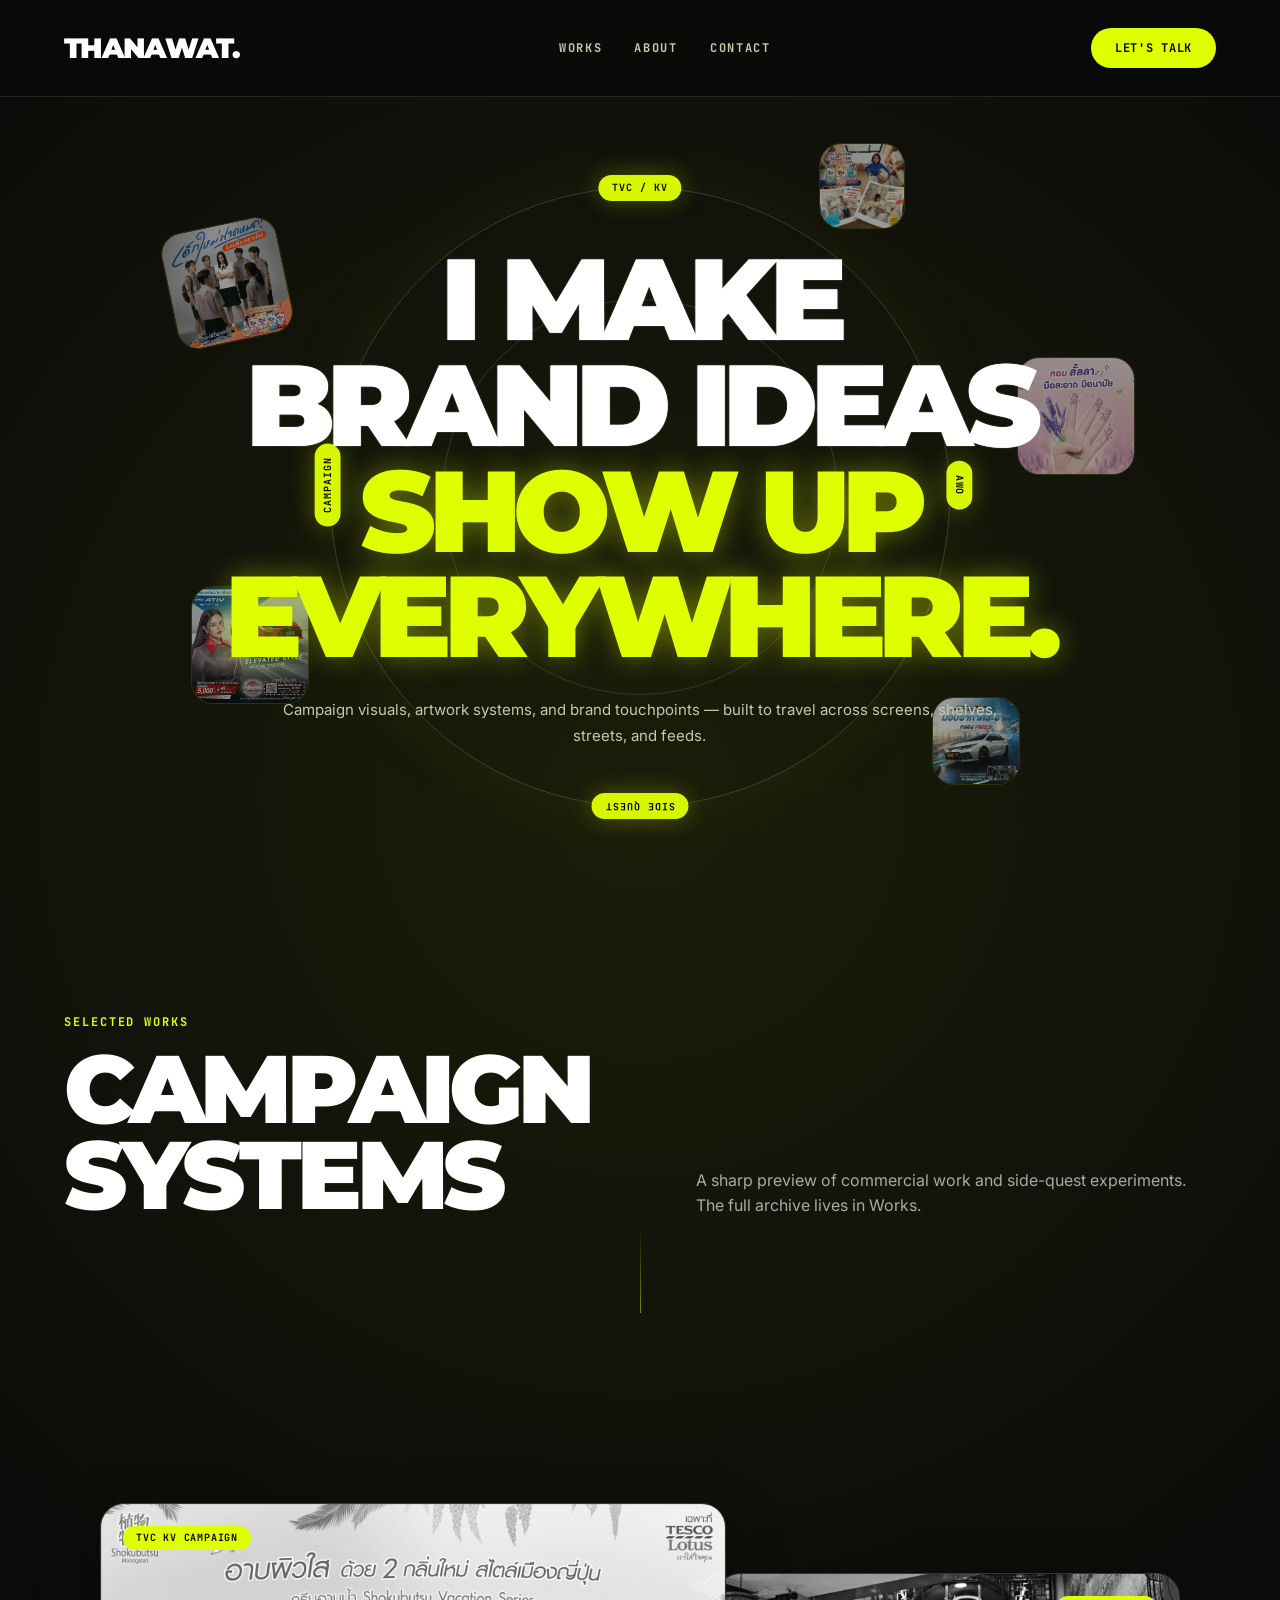
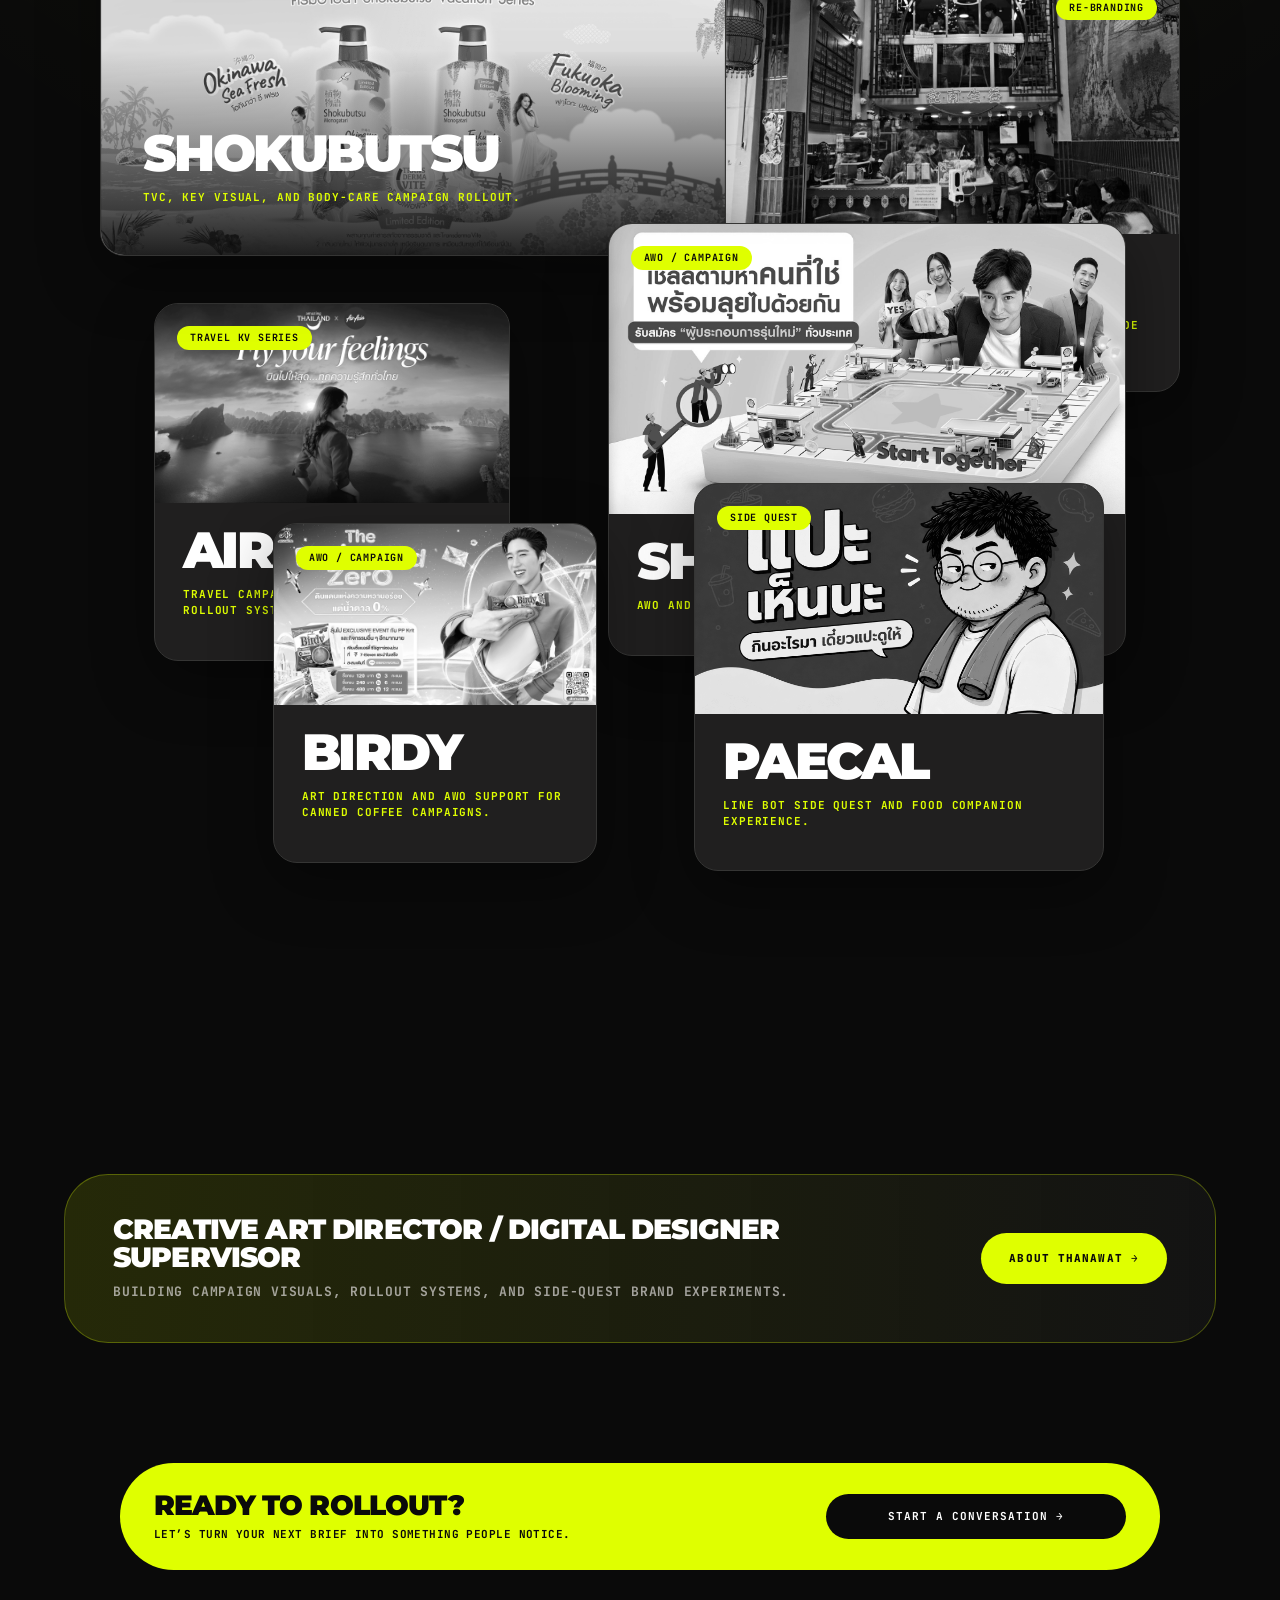
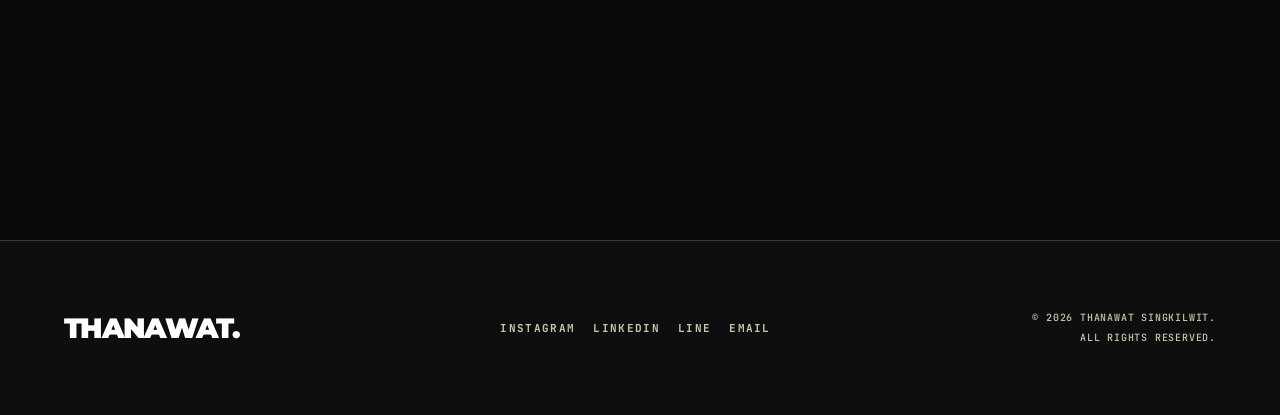
<file: index.html>
<!DOCTYPE html>
<html lang="en" class="dark">
<head>
<meta charset="utf-8" />
<meta name="viewport" content="width=device-width, initial-scale=1.0" />
<title>THANAWAT. | Creative Art Director</title>
<link rel="preconnect" href="https://fonts.googleapis.com">
<link rel="preconnect" href="https://fonts.gstatic.com" crossorigin>
<link href="https://fonts.googleapis.com/css2?family=Montserrat:wght@700;800;900&family=Inter:wght@400;500;700&family=JetBrains+Mono:wght@500;700&family=Prompt:wght@400;500;700;800&display=swap" rel="stylesheet">
<link rel="stylesheet" href="assets/css/home.css">
<link rel="stylesheet" href="assets/css/home-mobile-fix.css">
</head>
<body>
<nav class="nav"><a class="logo" href="index.html">THANAWAT.</a><div class="navlinks"><a href="works.html">Works</a><a href="about.html">About</a><a href="#contact">Contact</a></div><a class="talk" href="mailto:Thanawat.skw@gmail.com">Let's Talk</a><button class="menu" aria-label="Open menu" aria-expanded="false">☰</button></nav>
<div class="mobile-panel" aria-hidden="true"><a href="works.html">Works</a><a href="about.html">About Me</a><a href="#contact">Contact</a><a href="mailto:Thanawat.skw@gmail.com">Let's Talk</a></div>
<main>
<section class="hero"><div class="orb"></div><div class="orbit-tags" aria-hidden="true"><span class="orbit-tag ot1">TVC / KV</span><span class="orbit-tag ot2">AWO</span><span class="orbit-tag ot3">SIDE QUEST</span><span class="orbit-tag ot4">CAMPAIGN</span></div><div class="cap c1 no-save"><img src="assets/capsule-01.png" alt="Campaign preview" draggable="false"></div><div class="cap c2 no-save"><img src="assets/capsule-02.png" alt="Campaign preview" draggable="false"></div><div class="cap c3 no-save"><img src="assets/capsule-03.png" alt="Campaign preview" draggable="false"></div><div class="cap c4 no-save"><img src="assets/capsule-04.png" alt="Campaign preview" draggable="false"></div><div class="cap c5 no-save"><img src="assets/capsule-05.png" alt="Campaign preview" draggable="false"></div><div><h1>I MAKE<br>BRAND IDEAS<br><span>SHOW UP<br>EVERYWHERE.</span></h1><p>Campaign visuals, artwork systems, and brand touchpoints — built to travel across screens, shelves, streets, and feeds.</p></div></section>
<section id="selected-works" class="section-intro"><div><div class="kicker">Selected Works</div><h2>Campaign<br>Systems</h2></div><p>A sharp preview of commercial work and side-quest experiments. The full archive lives in Works.</p></section>
<section class="wall"><a class="card shoku overlay no-save" href="shokubutsu.html"><span class="tag">TVC KV Campaign</span><div class="frame"><img src="assets/shokubutsu.png" alt="Shokubutsu Campaign" draggable="false"></div><div class="content"><h3 class="work-title">Shokubutsu</h3><p class="work-meta">TVC, KEY VISUAL, AND BODY-CARE CAMPAIGN ROLLOUT.</p></div></a><article class="card ext no-save"><span class="tag right">Re-branding</span><div class="frame"><img src="assets/extengphuki.png" alt="Extenghuki Identity" draggable="false"></div><div class="content"><h3 class="work-title">Extenghuki</h3><p class="work-meta">Traditional coffee shop identity and business side quest.</p></div></article><article class="card air no-save"><span class="tag">Travel KV Series</span><div class="frame"><img src="assets/airasia.png" alt="AirAsia Campaign" draggable="false"></div><div class="content"><h3 class="work-title">AirAsia</h3><p class="work-meta">Travel campaign visuals and social rollout system.</p></div></article><article class="card shell no-save"><span class="tag">AWO / Campaign</span><div class="frame"><img src="assets/shell.png" alt="Shell Campaign" draggable="false"></div><div class="content"><h3 class="work-title">Shell</h3><p class="work-meta">AWO and campaign touchpoints for automotive rollout.</p></div></article><article class="card birdy no-save"><span class="tag">AWO / Campaign</span><div class="frame"><img src="assets/birdy.png" alt="Birdy Campaign" draggable="false"></div><div class="content"><h3 class="work-title">Birdy</h3><p class="work-meta">Art direction and AWO support for canned coffee campaigns.</p></div></article><article class="card paecal no-save"><span class="tag">Side Quest</span><div class="frame"><img src="assets/paecal.png" alt="PaeCal UI" draggable="false"></div><div class="content"><h3 class="work-title">PaeCal</h3><p class="work-meta">LINE bot side quest and food companion experience.</p></div></article></section>
<div class="view-all"><a href="works.html">Explore the work →</a></div>
<section class="about-strip"><p><span class="strip-title">Creative Art Director / Digital Designer Supervisor</span><span class="strip-copy">building campaign visuals, rollout systems, and side-quest brand experiments.</span></p><a href="about.html">About Thanawat →</a></section>
<section id="contact" class="cta"><div><h2>Ready to rollout?</h2><p>Let’s turn your next brief into something people notice.</p></div><button class="contact-trigger" type="button" aria-expanded="false">Start a conversation →</button><div class="contact-options" aria-hidden="true"><a href="https://line.me/ti/p/RiZBlYuw4H" target="_blank" rel="noopener noreferrer">Line <span>↗</span></a><a href="mailto:Thanawat.skw@gmail.com">Mail <span>→</span></a><a href="https://www.instagram.com/benz_thw?igsh=eDRzM20ydGN3bnBp&utm_source=qr" target="_blank" rel="noopener noreferrer">Instagram <span>↗</span></a><a href="https://www.linkedin.com/in/thanawat-singkilwit-54888a148" target="_blank" rel="noopener noreferrer">LinkedIn <span>↗</span></a></div></section>
</main>
<footer class="footer"><div class="logo">THANAWAT.</div><div class="social"><a href="https://www.instagram.com/benz_thw?igsh=eDRzM20ydGN3bnBp&utm_source=qr" target="_blank" rel="noopener noreferrer">Instagram</a><a href="https://www.linkedin.com/in/thanawat-singkilwit-54888a148" target="_blank" rel="noopener noreferrer">LinkedIn</a><a href="https://line.me/ti/p/RiZBlYuw4H" target="_blank" rel="noopener noreferrer">Line</a><a href="mailto:Thanawat.skw@gmail.com">Email</a></div><div class="copy">© 2026 Thanawat Singkilwit.<span>All rights reserved.</span></div></footer>
<script>document.addEventListener('contextmenu',e=>{if(e.target.closest('.no-save'))e.preventDefault()});document.addEventListener('dragstart',e=>{if(e.target.closest('.no-save'))e.preventDefault()});const mobileQuery=window.matchMedia('(max-width: 767px)');const cards=[...document.querySelectorAll('.card')];const menuButton=document.querySelector('.menu');const mobilePanel=document.querySelector('.mobile-panel');let observer;function setMenu(open){mobilePanel.classList.toggle('open',open);mobilePanel.setAttribute('aria-hidden',String(!open));menuButton.setAttribute('aria-expanded',String(open));menuButton.textContent=open?'×':'☰'}menuButton.addEventListener('click',()=>setMenu(!mobilePanel.classList.contains('open')));mobilePanel.querySelectorAll('a').forEach(link=>link.addEventListener('click',()=>setMenu(false)));const trigger=document.querySelector('.contact-trigger'),options=document.querySelector('.contact-options');function setContact(open){options.classList.toggle('open',open);options.setAttribute('aria-hidden',String(!open));trigger.setAttribute('aria-expanded',String(open))}trigger.addEventListener('click',e=>{e.stopPropagation();setContact(!options.classList.contains('open'))});document.addEventListener('click',e=>{if(!e.target.closest('.cta'))setContact(false)});function setupMobileCardMotion(){if(observer){observer.disconnect();observer=null}cards.forEach(card=>card.classList.remove('is-inview'));if(!mobileQuery.matches)return;observer=new IntersectionObserver(entries=>{entries.forEach(entry=>{entry.target.classList.toggle('is-inview',entry.isIntersecting&&entry.intersectionRatio>.28)})},{threshold:[0,.28,.58],rootMargin:'-12% 0px -18% 0px'});cards.forEach(card=>observer.observe(card))}setupMobileCardMotion();mobileQuery.addEventListener('change',setupMobileCardMotion);const lifeItems=[document.querySelector('.section-intro'),document.querySelector('.wall'),document.querySelector('.view-all'),document.querySelector('.about-strip'),document.querySelector('.cta')].filter(Boolean);const lifeObserver=new IntersectionObserver(entries=>{entries.forEach(entry=>{if(entry.isIntersecting){entry.target.classList.add('is-visible');lifeObserver.unobserve(entry.target)}})},{threshold:.18,rootMargin:'0px 0px -10% 0px'});lifeItems.forEach(item=>lifeObserver.observe(item));</script>
</body>
</html>
</file>
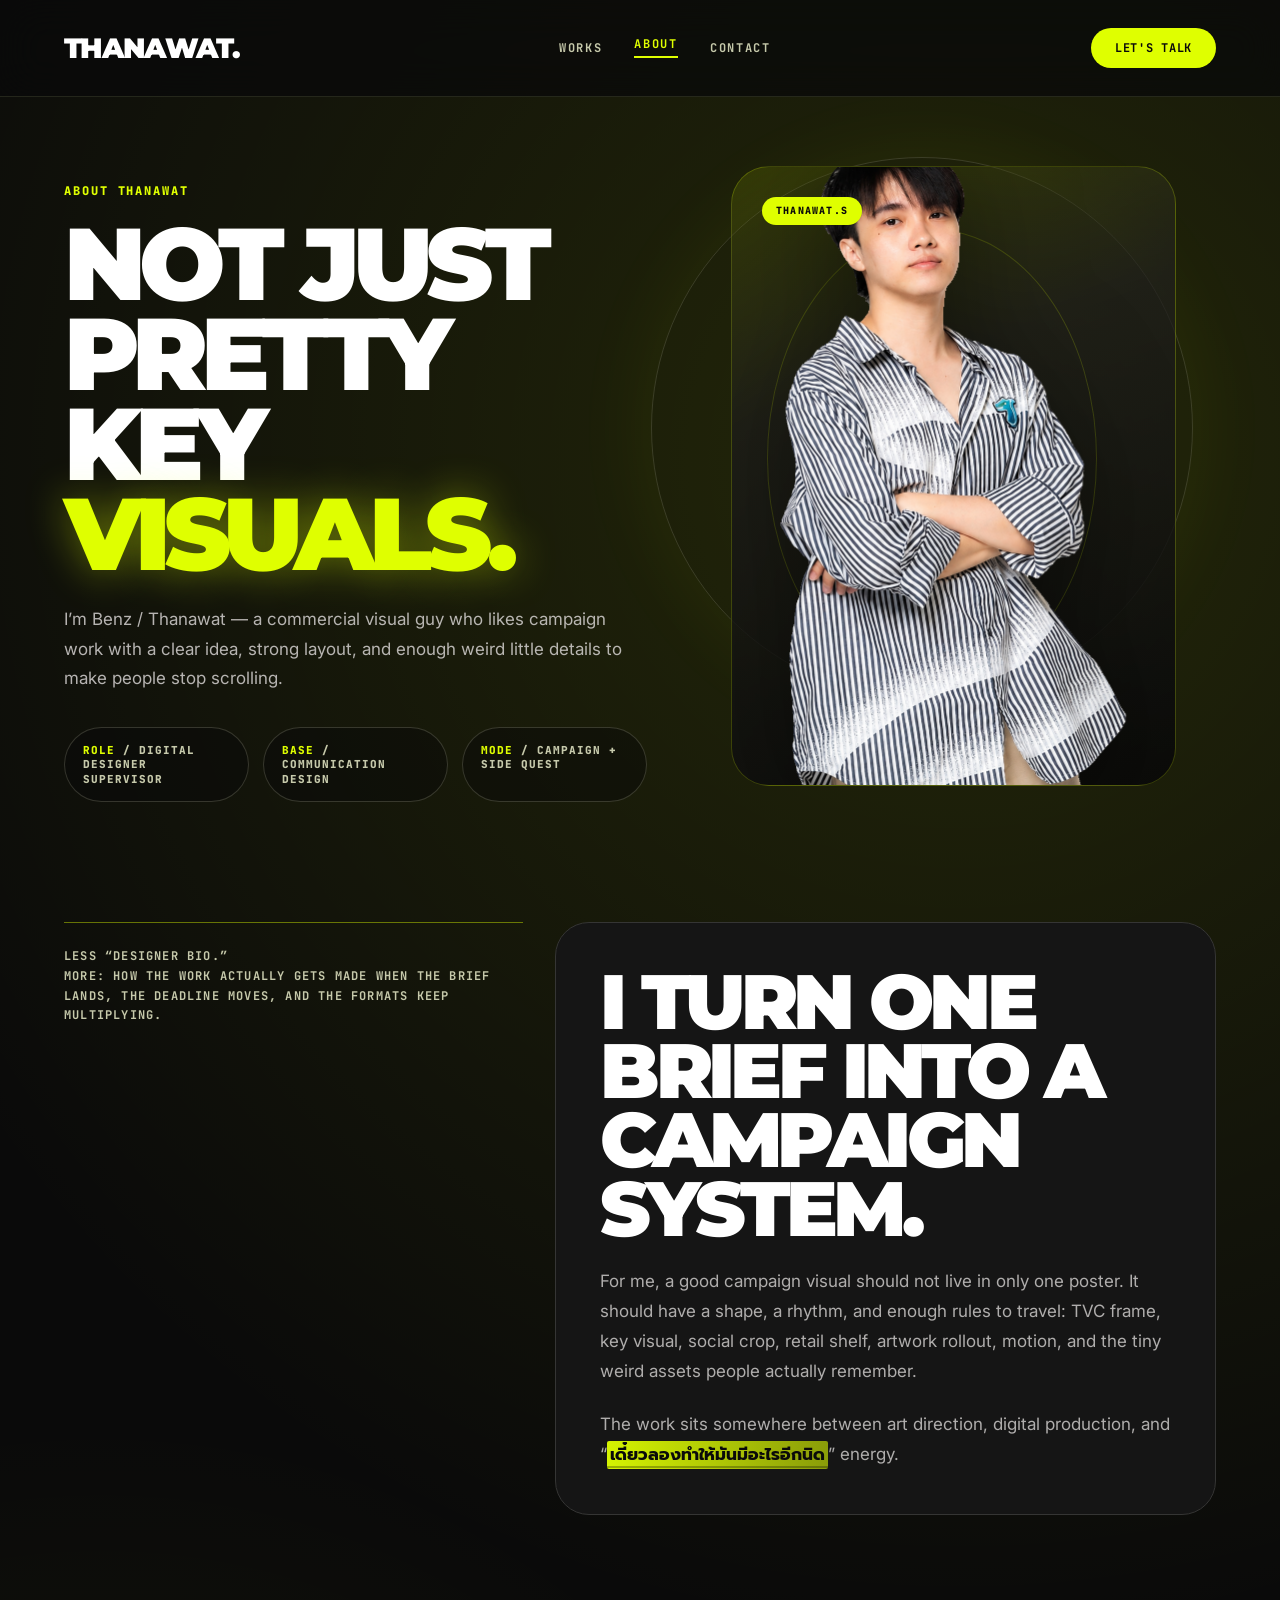
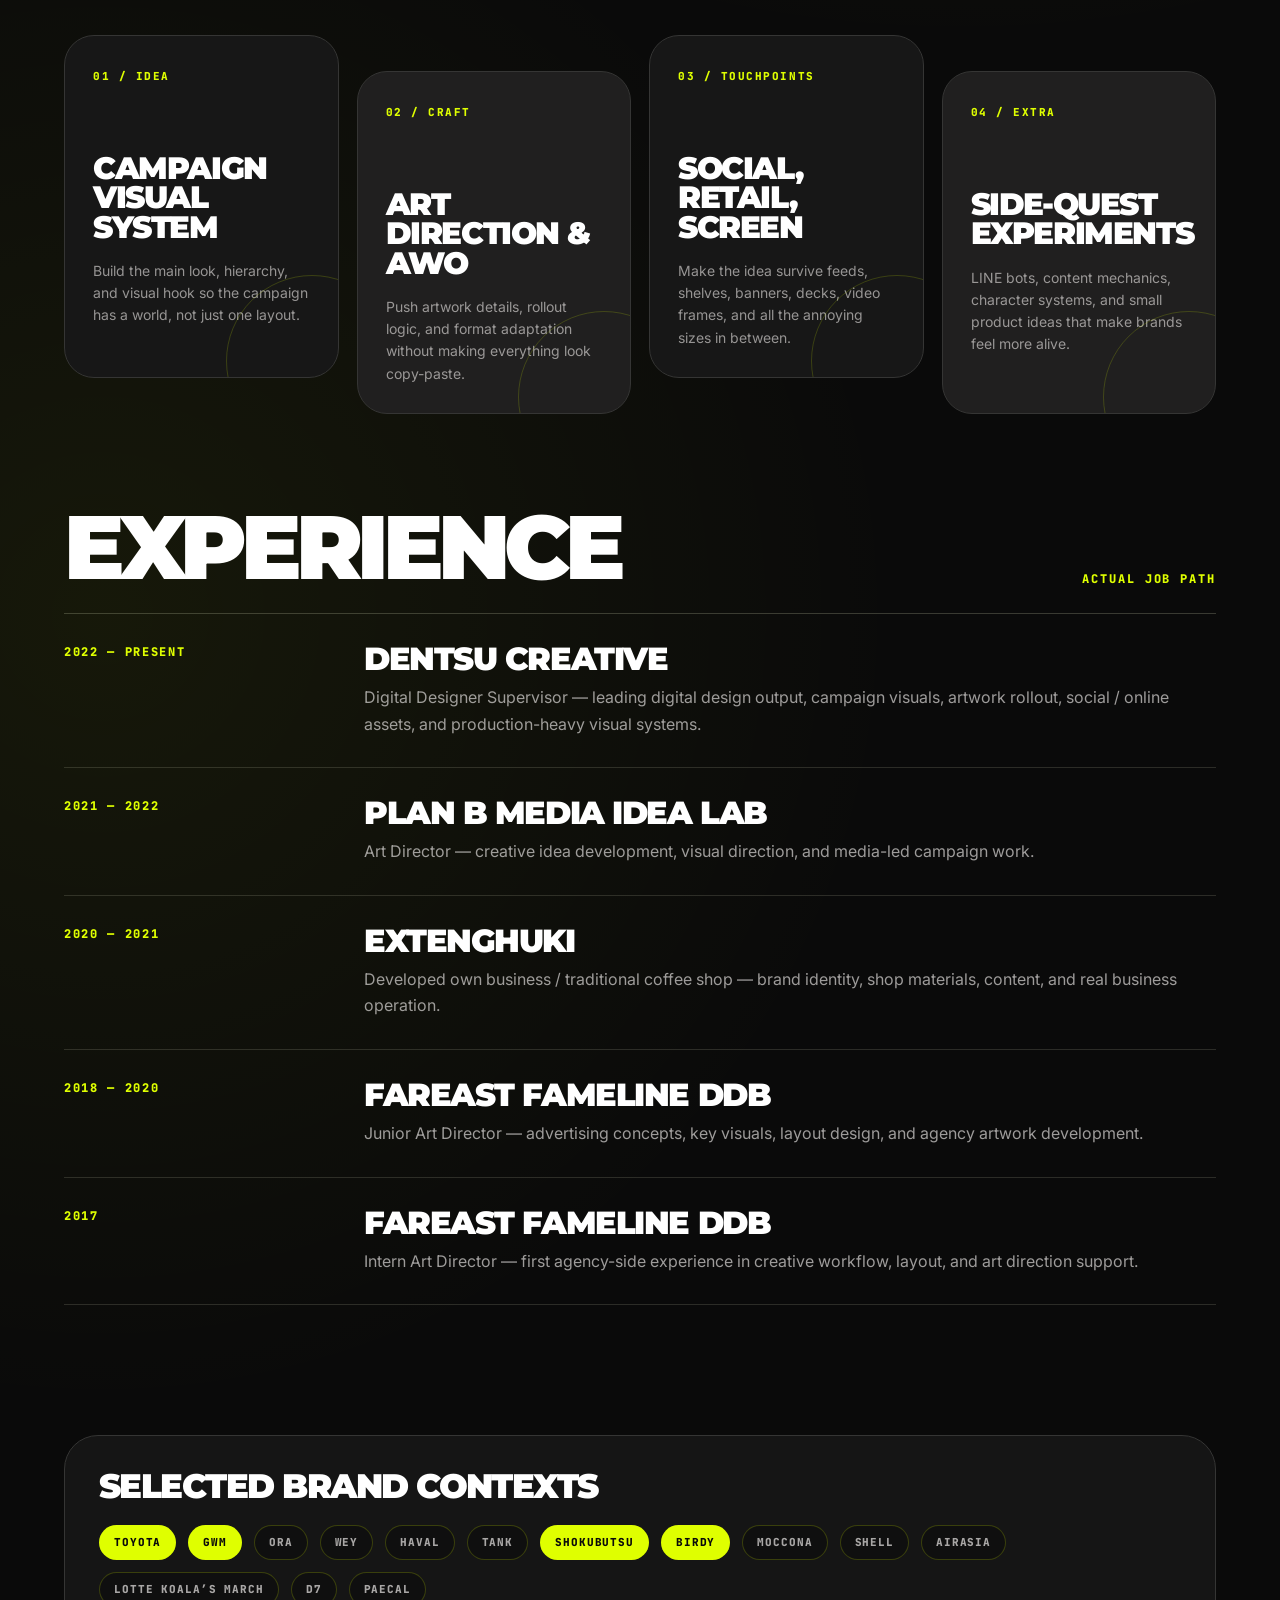
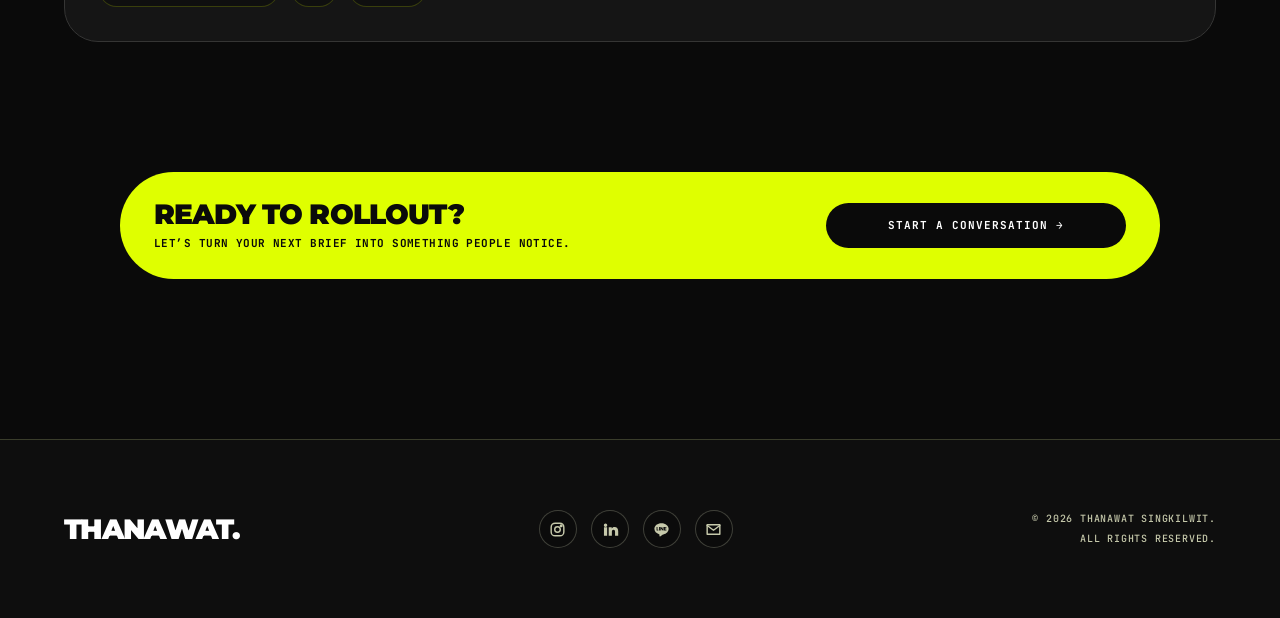
<file: about.html>
<!DOCTYPE html>
<html lang="en" class="dark">
<head>
  <meta charset="utf-8" />
  <meta name="viewport" content="width=device-width, initial-scale=1.0" />
  <title>About | THANAWAT.</title>
  <link rel="preconnect" href="https://fonts.googleapis.com">
  <link rel="preconnect" href="https://fonts.gstatic.com" crossorigin>
  <link href="https://fonts.googleapis.com/css2?family=Montserrat:wght@700;800;900&family=Inter:wght@400;500;700&family=JetBrains+Mono:wght@500;700&family=Prompt:wght@400;500;700;800&display=swap" rel="stylesheet">
  <link rel="stylesheet" href="assets/css/about.css">
  <link rel="stylesheet" href="assets/site-motion.css">
  <link rel="stylesheet" href="assets/css/final-polish.css">
</head>
<body>
  <nav class="nav"><a class="logo" href="index.html">THANAWAT.</a><div class="navlinks"><a href="works.html">Works</a><a class="active" href="about.html">About</a><a href="#contact">Contact</a></div><a class="talk" href="mailto:Thanawat.skw@gmail.com">Let's Talk</a><button class="menu" aria-label="Open menu" aria-expanded="false">☰</button></nav>
  <div class="mobile-panel" aria-hidden="true"><a href="works.html">Works</a><a href="about.html">About Me</a><a href="#contact">Contact</a><a href="mailto:Thanawat.skw@gmail.com">Let's Talk</a></div>
  <main>
    <section class="hero-about"><div><div class="kicker">About Thanawat</div><h1>Not just<br>pretty key<br><span>visuals.</span></h1><p class="hero-copy">I’m Benz / Thanawat — a commercial visual guy who likes campaign work with a clear idea, strong layout, and enough weird little details to make people stop scrolling.</p><div class="quick-info"><div class="pill"><span>Role</span> / Digital Designer Supervisor</div><div class="pill"><span>Base</span> / Communication Design</div><div class="pill"><span>Mode</span> / Campaign + Side Quest</div></div></div><figure class="profile-card"><div class="profile-note">THANAWAT.S</div><img src="assets/Profile-Thanawat.png?v=2" alt="Thanawat profile portrait"></figure></section>
    <section class="about-block reveal"><div class="side-label">Less “designer bio.”<br>More: how the work actually gets made when the brief lands, the deadline moves, and the formats keep multiplying.</div><div class="story-card"><h2>I turn one brief into a campaign system.</h2><p>For me, a good campaign visual should not live in only one poster. It should have a shape, a rhythm, and enough rules to travel: TVC frame, key visual, social crop, retail shelf, artwork rollout, motion, and the tiny weird assets people actually remember.</p><p>The work sits somewhere between art direction, digital production, and “<span class="thai-mark" lang="th">เดี๋ยวลองทำให้มันมีอะไรอีกนิด</span>” energy.</p></div></section>
    <section class="systems reveal"><div class="system"><b>01 / Idea</b><h3>Campaign Visual System</h3><p>Build the main look, hierarchy, and visual hook so the campaign has a world, not just one layout.</p></div><div class="system"><b>02 / Craft</b><h3>Art Direction & AWO</h3><p>Push artwork details, rollout logic, and format adaptation without making everything look copy-paste.</p></div><div class="system"><b>03 / Touchpoints</b><h3>Social, Retail, Screen</h3><p>Make the idea survive feeds, shelves, banners, decks, video frames, and all the annoying sizes in between.</p></div><div class="system"><b>04 / Extra</b><h3>Side-Quest Experiments</h3><p>LINE bots, content mechanics, character systems, and small product ideas that make brands feel more alive.</p></div></section>
    <section class="experience reveal"><div class="experience-head"><h2>Experience</h2><div class="kicker">Actual job path</div></div><div class="timeline"><div class="row"><b>2022 — Present</b><div><h3>Dentsu Creative</h3><p>Digital Designer Supervisor — leading digital design output, campaign visuals, artwork rollout, social / online assets, and production-heavy visual systems.</p></div></div><div class="row"><b>2021 — 2022</b><div><h3>Plan B Media Idea Lab</h3><p>Art Director — creative idea development, visual direction, and media-led campaign work.</p></div></div><div class="row"><b>2020 — 2021</b><div><h3>Extenghuki</h3><p>Developed own business / traditional coffee shop — brand identity, shop materials, content, and real business operation.</p></div></div><div class="row"><b>2018 — 2020</b><div><h3>FarEast FameLine DDB</h3><p>Junior Art Director — advertising concepts, key visuals, layout design, and agency artwork development.</p></div></div><div class="row"><b>2017</b><div><h3>FarEast FameLine DDB</h3><p>Intern Art Director — first agency-side experience in creative workflow, layout, and art direction support.</p></div></div></div></section>
    <section class="brand-cloud reveal"><h2>Selected brand contexts</h2><div class="chips"><span class="chip hot">Toyota</span><span class="chip hot">GWM</span><span class="chip">ORA</span><span class="chip">WEY</span><span class="chip">HAVAL</span><span class="chip">Tank</span><span class="chip hot">Shokubutsu</span><span class="chip hot">Birdy</span><span class="chip">Moccona</span><span class="chip">Shell</span><span class="chip">AirAsia</span><span class="chip">Lotte Koala’s March</span><span class="chip">D7</span><span class="chip">PaeCal</span></div></section>
    <section id="contact" class="cta reveal"><div><h2>Ready to rollout?</h2><p>Let’s turn your next brief into something people notice.</p></div><button class="contact-trigger" type="button" aria-expanded="false">Start a conversation →</button><div class="contact-options" aria-hidden="true"><a href="https://line.me/ti/p/RiZBlYuw4H" target="_blank" rel="noopener noreferrer">Line <span>↗</span></a><a href="mailto:Thanawat.skw@gmail.com">Mail <span>→</span></a><a href="https://www.instagram.com/benz_thw?igsh=eDRzM20ydGN3bnBp&utm_source=qr" target="_blank" rel="noopener noreferrer">Instagram <span>↗</span></a><a href="https://www.linkedin.com/in/thanawat-singkilwit-54888a148" target="_blank" rel="noopener noreferrer">LinkedIn <span>↗</span></a></div></section>
  </main>
  <footer class="footer"><div class="logo">THANAWAT.</div><div class="social"><a class="social-icon" href="https://www.instagram.com/benz_thw?igsh=eDRzM20ydGN3bnBp&utm_source=qr" target="_blank" rel="noopener noreferrer" aria-label="Instagram"><svg viewBox="0 0 24 24" aria-hidden="true"><rect x="4" y="4" width="16" height="16" rx="5"/><circle cx="12" cy="12" r="3.5"/><circle cx="16.7" cy="7.3" r="1"/></svg></a><a class="social-icon" href="https://www.linkedin.com/in/thanawat-singkilwit-54888a148" target="_blank" rel="noopener noreferrer" aria-label="LinkedIn"><svg viewBox="0 0 24 24" aria-hidden="true"><path d="M5 9h4v11H5zM7 4.5a2.2 2.2 0 1 1 0 4.4 2.2 2.2 0 0 1 0-4.4zM11 9h3.8v1.6c.7-1.1 1.8-1.9 3.6-1.9 2.7 0 4.6 1.8 4.6 5.5V20h-4v-5.2c0-1.6-.7-2.5-1.9-2.5-1.3 0-2.1.9-2.1 2.7v5h-4z"/></svg></a><a class="social-icon" href="https://line.me/ti/p/RiZBlYuw4H" target="_blank" rel="noopener noreferrer" aria-label="Line"><svg viewBox="0 0 24 24" aria-hidden="true"><path d="M12 4C6.9 4 3 7.1 3 11.1c0 3.2 2.5 5.9 5.9 6.8.2.1.5.2.5.5v1.8c0 .5.5.8.9.5l3.1-2.1c.3-.2.6-.3 1-.3 3.8-.7 6.6-3.6 6.6-7.1C21 7.1 17.1 4 12 4zM8 13.4H5.8V8.9h1.1v3.5H8v1zm2 0H8.9V8.9H10v4.5zm4.6 0h-1.1l-1.9-2.5v2.5h-1.1V8.9h1.1l1.9 2.6V8.9h1.1v4.5zm3.6-3.5h-1.9v.7H18v1h-1.7v.8h1.9v1h-3V8.9h3v1z"/></svg></a><a class="social-icon" href="mailto:Thanawat.skw@gmail.com" aria-label="Email"><svg viewBox="0 0 24 24" aria-hidden="true"><path d="M4 6h16v12H4z"/><path d="M4 7l8 6 8-6"/></svg></a></div><div class="copy">© 2026 Thanawat Singkilwit.<span>All rights reserved.</span></div></footer>
  <script>
    const menuButton=document.querySelector('.menu');const mobilePanel=document.querySelector('.mobile-panel');function setMenu(open){mobilePanel.classList.toggle('open',open);mobilePanel.setAttribute('aria-hidden',String(!open));menuButton.setAttribute('aria-expanded',String(open));menuButton.textContent=open?'×':'☰'}menuButton.addEventListener('click',()=>setMenu(!mobilePanel.classList.contains('open')));mobilePanel.querySelectorAll('a').forEach(link=>link.addEventListener('click',()=>setMenu(false)));
    const trigger=document.querySelector('.contact-trigger');const options=document.querySelector('.contact-options');function setContact(open){options.classList.toggle('open',open);options.setAttribute('aria-hidden',String(!open));trigger.setAttribute('aria-expanded',String(open));}trigger.addEventListener('click',(event)=>{event.stopPropagation();setContact(!options.classList.contains('open'));});document.addEventListener('click',(event)=>{if(!event.target.closest('.cta'))setContact(false);});
    const revealItems=[...document.querySelectorAll('.reveal')];const revealObserver=new IntersectionObserver((entries)=>{entries.forEach(entry=>{if(entry.isIntersecting){entry.target.classList.add('is-visible');revealObserver.unobserve(entry.target);}})},{threshold:.18,rootMargin:'0px 0px -8% 0px'});revealItems.forEach(item=>revealObserver.observe(item));
  </script>
  <script src="assets/site-motion.js"></script>
</body>
</html>
</file>
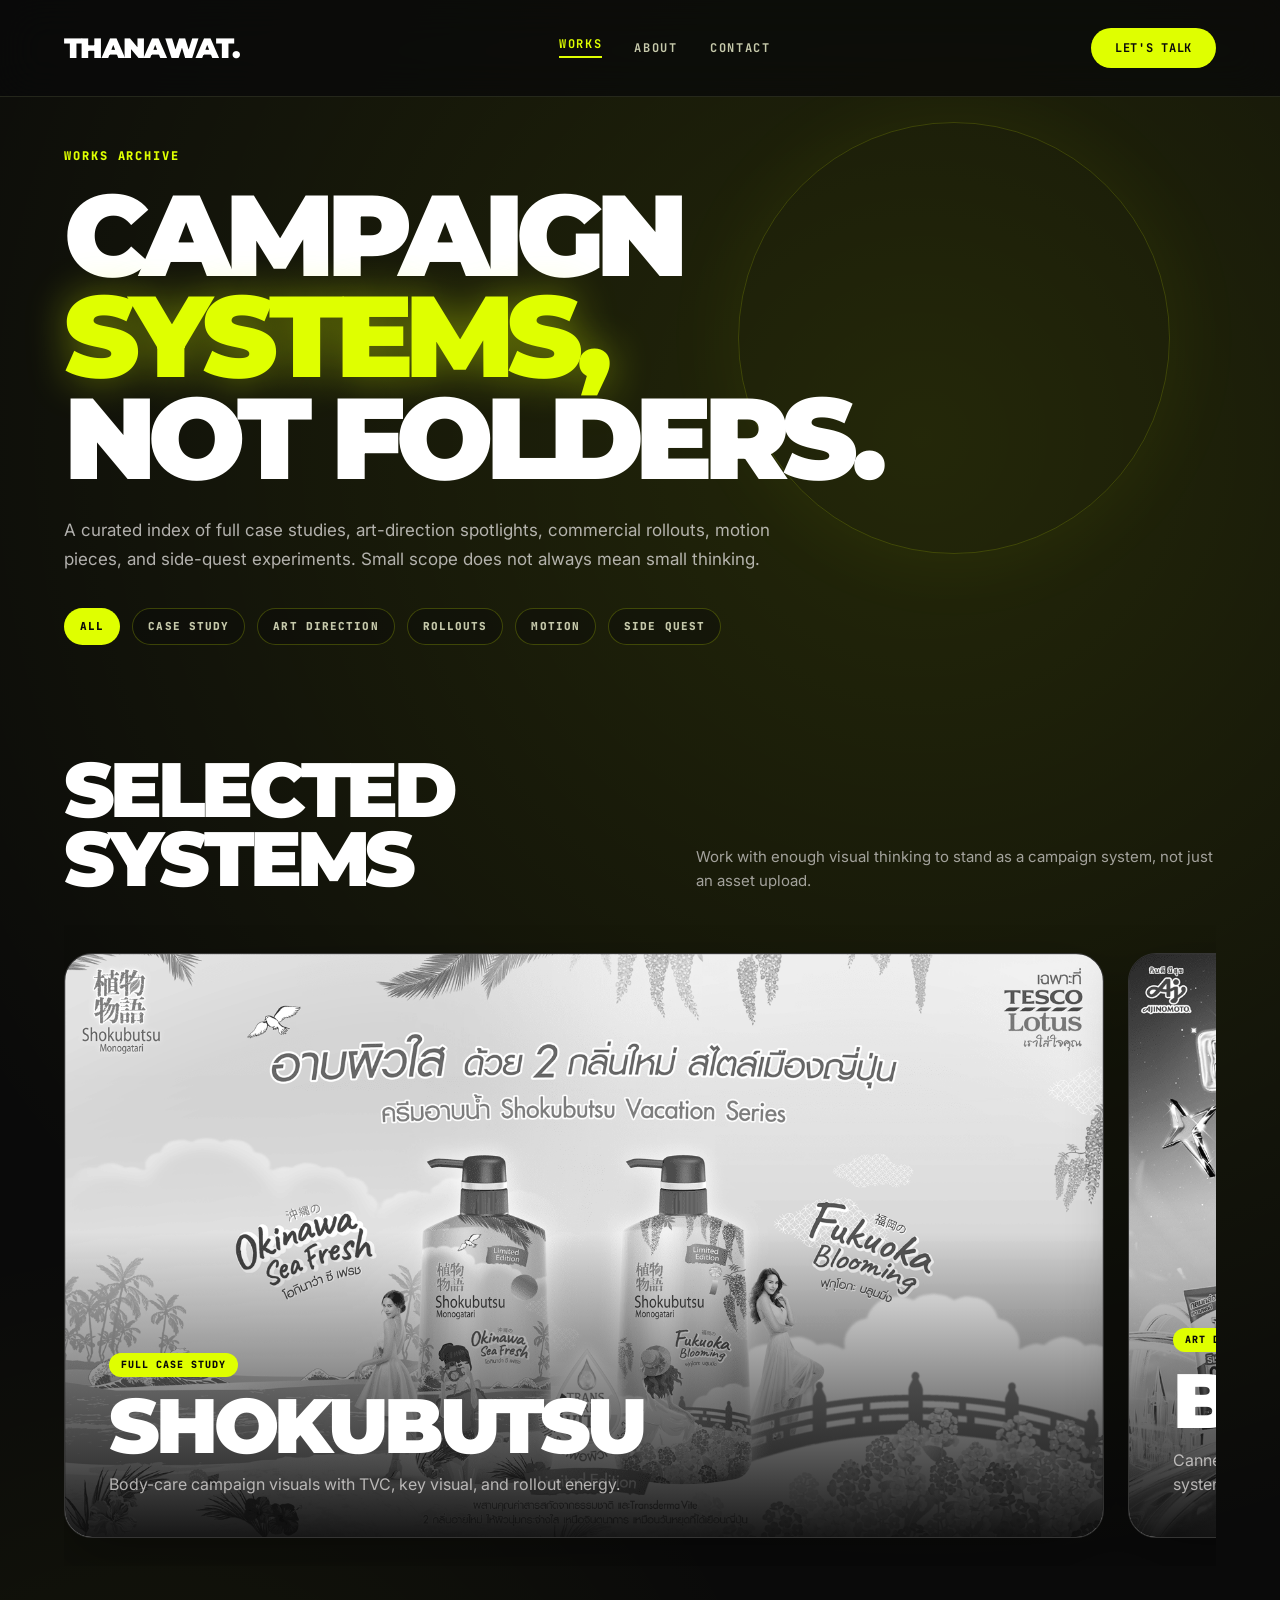
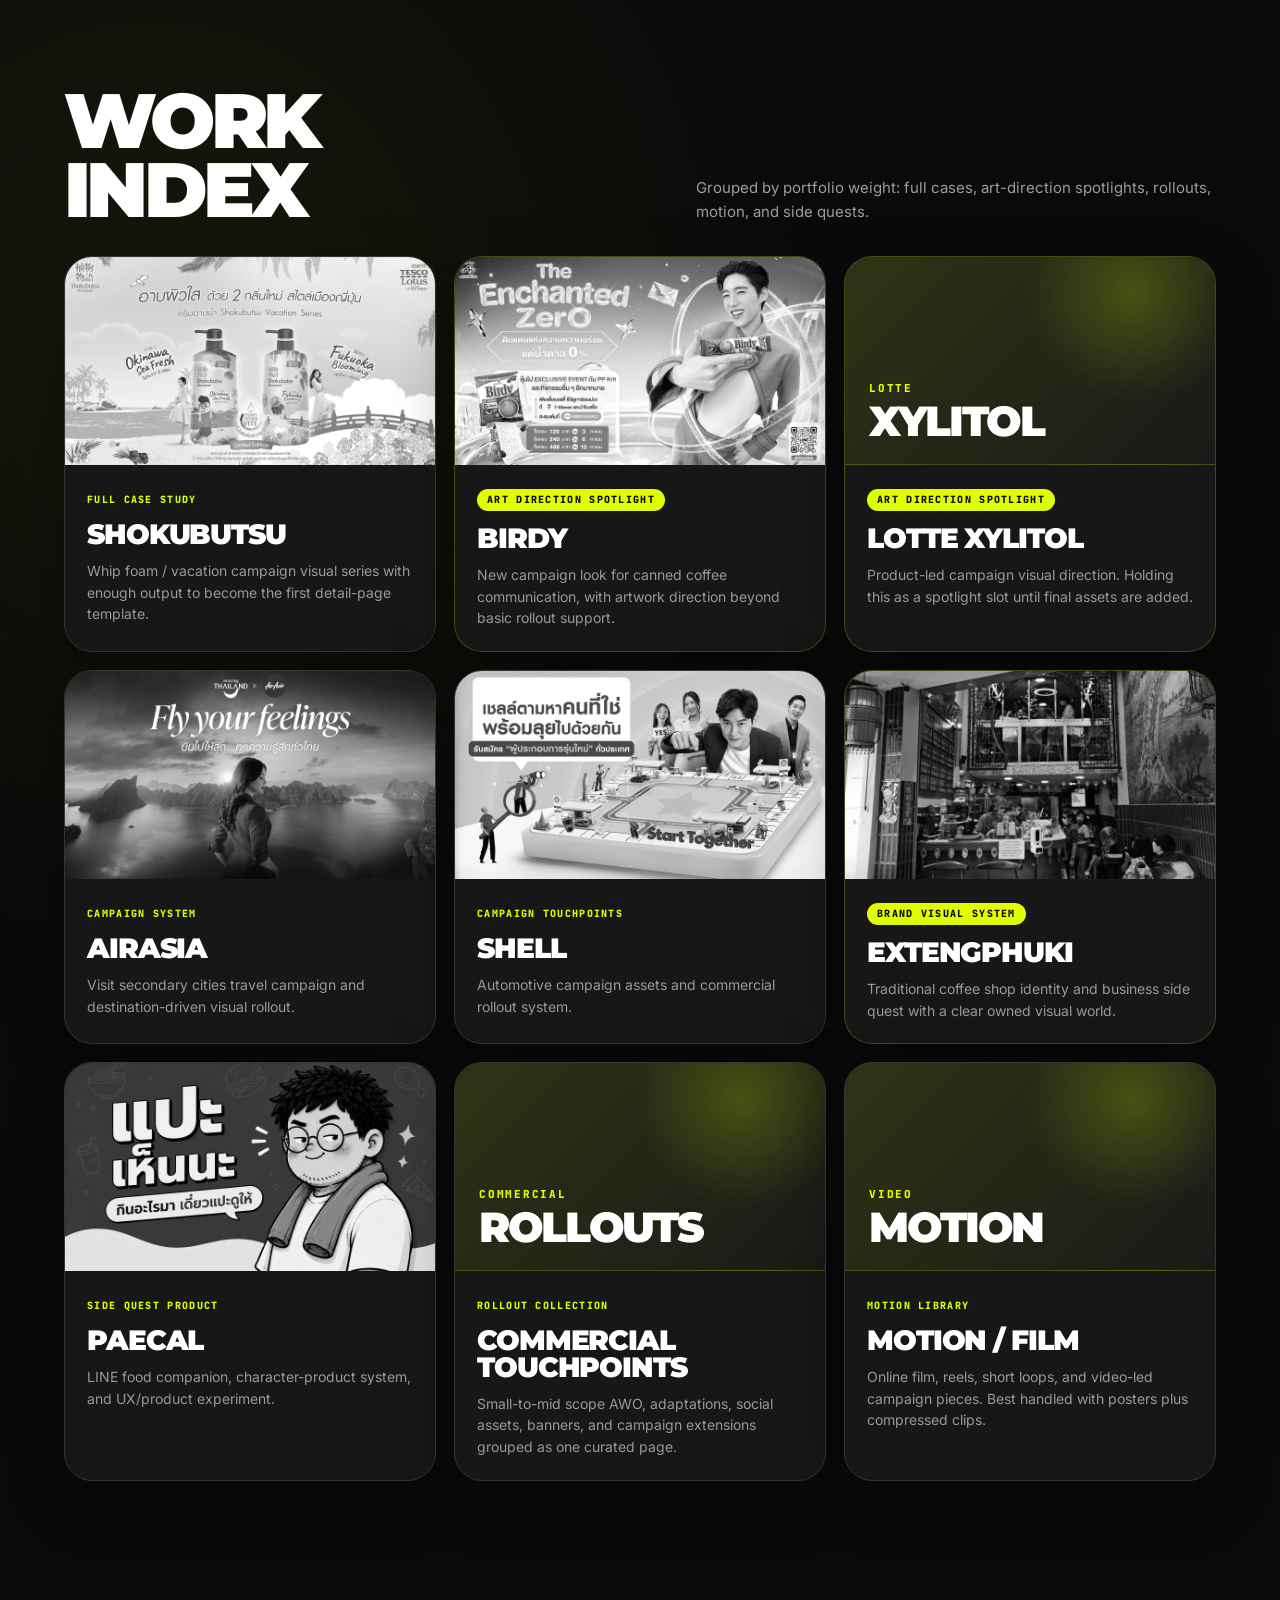
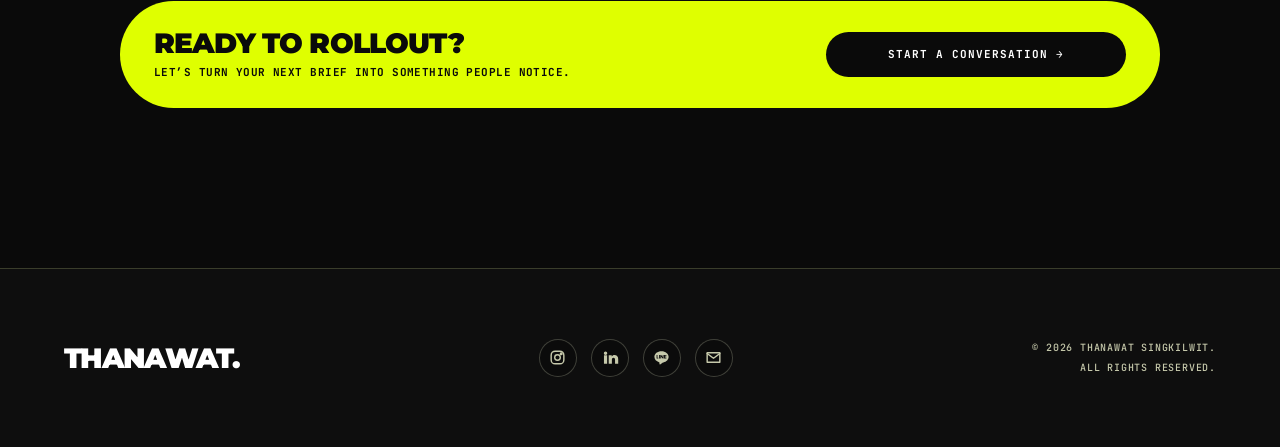
<file: works.html>
<!DOCTYPE html>
<html lang="en" class="dark">
<head>
  <meta charset="utf-8" />
  <meta name="viewport" content="width=device-width, initial-scale=1.0" />
  <title>Works | THANAWAT.</title>
  <link rel="preconnect" href="https://fonts.googleapis.com">
  <link rel="preconnect" href="https://fonts.gstatic.com" crossorigin>
  <link href="https://fonts.googleapis.com/css2?family=Montserrat:wght@700;800;900&family=Inter:wght@400;500;700&family=JetBrains+Mono:wght@500;700&family=Prompt:wght@400;500;700;800&display=swap" rel="stylesheet">
  <link rel="stylesheet" href="assets/css/works.css">
  <link rel="stylesheet" href="assets/css/works-structure.css">
</head>
<body>
  <nav class="nav"><a class="logo" href="index.html">THANAWAT.</a><div class="navlinks"><a class="active" href="works.html">Works</a><a href="about.html">About</a><a href="#contact">Contact</a></div><a class="talk" href="mailto:Thanawat.skw@gmail.com">Let's Talk</a><button class="menu" aria-label="Open menu" aria-expanded="false">☰</button></nav>
  <div class="mobile-panel" aria-hidden="true"><a href="works.html">Works</a><a href="about.html">About Me</a><a href="#contact">Contact</a><a href="mailto:Thanawat.skw@gmail.com">Let's Talk</a></div>
  <main>
    <section class="works-hero"><div class="kicker">Works Archive</div><h1>Campaign<br><span>systems,</span><br>not folders.</h1><p>A curated index of full case studies, art-direction spotlights, commercial rollouts, motion pieces, and side-quest experiments. Small scope does not always mean small thinking.</p><div class="filters"><button class="filter-btn active" data-filter="all">All</button><button class="filter-btn" data-filter="case">Case Study</button><button class="filter-btn" data-filter="spotlight">Art Direction</button><button class="filter-btn" data-filter="rollout">Rollouts</button><button class="filter-btn" data-filter="motion">Motion</button><button class="filter-btn" data-filter="sidequest">Side Quest</button></div></section>

    <section id="featured-head" class="section-head reveal"><h2>Selected<br>systems</h2><p>Work with enough visual thinking to stand as a campaign system, not just an asset upload.</p></section>
    <section id="featured-grid" class="feature-grid reveal"><a class="feature-card" data-category="case" href="shokubutsu.html"><img src="assets/shokubutsu.png" alt="Shokubutsu"><div class="feature-content"><span class="tag">Full Case Study</span><h3>Shokubutsu</h3><p>Body-care campaign visuals with TVC, key visual, and rollout energy.</p></div></a><article class="feature-card" data-category="spotlight"><img src="assets/birdy.png" alt="Birdy"><div class="feature-content"><span class="tag">Art Direction Spotlight</span><h3>Birdy</h3><p>Canned coffee campaign look, artwork direction, and commercial visual system.</p></div></article><article class="feature-card" data-category="case"><img src="assets/airasia.png" alt="AirAsia"><div class="feature-content"><span class="tag">Campaign System</span><h3>AirAsia</h3><p>Travel campaign visuals and destination-driven rollout across formats.</p></div></article></section>

    <section class="section-head reveal"><h2 id="archive-title">Work<br>index</h2><p id="archive-copy">Grouped by portfolio weight: full cases, art-direction spotlights, rollouts, motion, and side quests.</p></section>
    <section class="archive reveal" id="archive">
      <a class="work-item" data-category="case" href="shokubutsu.html"><div class="thumb"><img src="assets/shokubutsu.png" alt="Shokubutsu"></div><div class="item-copy"><b>Full Case Study</b><h3>Shokubutsu</h3><p>Whip foam / vacation campaign visual series with enough output to become the first detail-page template.</p></div></a>
      <article class="work-item" data-category="spotlight"><div class="thumb"><img src="assets/birdy.png" alt="Birdy"></div><div class="item-copy"><b>Art Direction Spotlight</b><h3>Birdy</h3><p>New campaign look for canned coffee communication, with artwork direction beyond basic rollout support.</p></div></article>
      <article class="work-item text-card" data-category="spotlight"><div class="text-thumb"><span>LOTTE</span><strong>XYLITOL</strong></div><div class="item-copy"><b>Art Direction Spotlight</b><h3>Lotte Xylitol</h3><p>Product-led campaign visual direction. Holding this as a spotlight slot until final assets are added.</p></div></article>
      <article class="work-item" data-category="case"><div class="thumb"><img src="assets/airasia.png" alt="AirAsia"></div><div class="item-copy"><b>Campaign System</b><h3>AirAsia</h3><p>Visit secondary cities travel campaign and destination-driven visual rollout.</p></div></article>
      <article class="work-item" data-category="case"><div class="thumb"><img src="assets/shell.png" alt="Shell"></div><div class="item-copy"><b>Campaign Touchpoints</b><h3>Shell</h3><p>Automotive campaign assets and commercial rollout system.</p></div></article>
      <article class="work-item" data-category="spotlight"><div class="thumb"><img src="assets/extengphuki.png" alt="Extenghuki"></div><div class="item-copy"><b>Brand Visual System</b><h3>Extengphuki</h3><p>Traditional coffee shop identity and business side quest with a clear owned visual world.</p></div></article>
      <article class="work-item" data-category="sidequest"><div class="thumb"><img src="assets/paecal.png" alt="PaeCal"></div><div class="item-copy"><b>Side Quest Product</b><h3>PaeCal</h3><p>LINE food companion, character-product system, and UX/product experiment.</p></div></article>
      <article class="work-item text-card" data-category="rollout"><div class="text-thumb"><span>COMMERCIAL</span><strong>ROLLOUTS</strong></div><div class="item-copy"><b>Rollout Collection</b><h3>Commercial Touchpoints</h3><p>Small-to-mid scope AWO, adaptations, social assets, banners, and campaign extensions grouped as one curated page.</p></div></article>
      <article class="work-item text-card" data-category="motion"><div class="text-thumb"><span>VIDEO</span><strong>MOTION</strong></div><div class="item-copy"><b>Motion Library</b><h3>Motion / Film</h3><p>Online film, reels, short loops, and video-led campaign pieces. Best handled with posters plus compressed clips.</p></div></article>
    </section>

    <section id="contact" class="cta reveal"><div><h2>Ready to rollout?</h2><p>Let’s turn your next brief into something people notice.</p></div><button class="contact-trigger" type="button" aria-expanded="false">Start a conversation →</button><div class="contact-options" aria-hidden="true"><a href="https://line.me/ti/p/RiZBlYuw4H" target="_blank" rel="noopener noreferrer">Line <span>↗</span></a><a href="mailto:Thanawat.skw@gmail.com">Mail <span>→</span></a><a href="https://www.instagram.com/benz_thw?igsh=eDRzM20ydGN3bnBp&utm_source=qr" target="_blank" rel="noopener noreferrer">Instagram <span>↗</span></a><a href="https://www.linkedin.com/in/thanawat-singkilwit-54888a148" target="_blank" rel="noopener noreferrer">LinkedIn <span>↗</span></a></div></section>
  </main>
  <footer class="footer"><div class="logo">THANAWAT.</div><div class="social"><a class="social-icon" href="https://www.instagram.com/benz_thw?igsh=eDRzM20ydGN3bnBp&utm_source=qr" target="_blank" rel="noopener noreferrer" aria-label="Instagram"><svg viewBox="0 0 24 24" aria-hidden="true"><rect x="4" y="4" width="16" height="16" rx="5"/><circle cx="12" cy="12" r="3.5"/><circle cx="16.7" cy="7.3" r="1"/></svg></a><a class="social-icon" href="https://www.linkedin.com/in/thanawat-singkilwit-54888a148" target="_blank" rel="noopener noreferrer" aria-label="LinkedIn"><svg viewBox="0 0 24 24" aria-hidden="true"><path d="M5 9h4v11H5zM7 4.5a2.2 2.2 0 1 1 0 4.4 2.2 2.2 0 0 1 0-4.4zM11 9h3.8v1.6c.7-1.1 1.8-1.9 3.6-1.9 2.7 0 4.6 1.8 4.6 5.5V20h-4v-5.2c0-1.6-.7-2.5-1.9-2.5-1.3 0-2.1.9-2.1 2.7v5h-4z"/></svg></a><a class="social-icon" href="https://line.me/ti/p/RiZBlYuw4H" target="_blank" rel="noopener noreferrer" aria-label="Line"><svg viewBox="0 0 24 24" aria-hidden="true"><path d="M12 4C6.9 4 3 7.1 3 11.1c0 3.2 2.5 5.9 5.9 6.8.2.1.5.2.5.5v1.8c0 .5.5.8.9.5l3.1-2.1c.3-.2.6-.3 1-.3 3.8-.7 6.6-3.6 6.6-7.1C21 7.1 17.1 4 12 4zM8 13.4H5.8V8.9h1.1v3.5H8v1zm2 0H8.9V8.9H10v4.5zm4.6 0h-1.1l-1.9-2.5v2.5h-1.1V8.9h1.1l1.9 2.6V8.9h1.1v4.5zm3.6-3.5h-1.9v.7H18v1h-1.7v.8h1.9v1h-3V8.9h3v1z"/></svg></a><a class="social-icon" href="mailto:Thanawat.skw@gmail.com" aria-label="Email"><svg viewBox="0 0 24 24" aria-hidden="true"><path d="M4 6h16v12H4z"/><path d="M4 7l8 6 8-6"/></svg></a></div><div class="copy">© 2026 Thanawat Singkilwit.<span>All rights reserved.</span></div></footer>
  <script>const menuButton=document.querySelector('.menu'),mobilePanel=document.querySelector('.mobile-panel');function setMenu(open){mobilePanel.classList.toggle('open',open);mobilePanel.setAttribute('aria-hidden',String(!open));menuButton.setAttribute('aria-expanded',String(open));menuButton.textContent=open?'×':'☰'}menuButton.addEventListener('click',()=>setMenu(!mobilePanel.classList.contains('open')));mobilePanel.querySelectorAll('a').forEach(link=>link.addEventListener('click',()=>setMenu(false)));const trigger=document.querySelector('.contact-trigger'),options=document.querySelector('.contact-options');function setContact(open){options.classList.toggle('open',open);options.setAttribute('aria-hidden',String(!open));trigger.setAttribute('aria-expanded',String(open))}trigger.addEventListener('click',e=>{e.stopPropagation();setContact(!options.classList.contains('open'))});document.addEventListener('click',e=>{if(!e.target.closest('.cta'))setContact(false)});const revealItems=[...document.querySelectorAll('.reveal')],revealObserver=new IntersectionObserver(entries=>{entries.forEach(entry=>{if(entry.isIntersecting){entry.target.classList.add('is-visible');revealObserver.unobserve(entry.target)}})},{threshold:.18,rootMargin:'0px 0px -8% 0px'});revealItems.forEach(item=>revealObserver.observe(item));function smoothScrollTo(targetY,duration=900){const startY=window.pageYOffset;const diff=targetY-startY;let start=null;const ease=t=>t<.5?4*t*t*t:1-Math.pow(-2*t+2,3)/2;function step(ts){if(!start)start=ts;const p=Math.min((ts-start)/duration,1);window.scrollTo(0,startY+diff*ease(p));if(p<1)requestAnimationFrame(step);}requestAnimationFrame(step);}const filterButtons=[...document.querySelectorAll('.filter-btn')],items=[...document.querySelectorAll('.work-item')],featureCards=[...document.querySelectorAll('.feature-card')],archive=document.querySelector('#archive'),title=document.querySelector('#archive-title'),copy=document.querySelector('#archive-copy'),main=document.querySelector('main');const labels={all:['Work<br>index','Grouped by portfolio weight: full cases, art-direction spotlights, rollouts, motion, and side quests.'],case:['Full<br>cases','Deep case studies and campaign systems with enough output for dedicated detail pages.'],spotlight:['Art Direction<br>spotlights','AWO or compact-scope work where the real value is a new visual direction.'],rollout:['Commercial<br>rollouts','Smaller assets, adaptations, banners, and touchpoints grouped as a curated collection.'],motion:['Motion /<br>video','Video-led work handled through posters, compressed loops, and external full-length embeds.'],sidequest:['Side Quest<br>systems','Personal product, character, and experiment work with its own logic.']};filterButtons.forEach(btn=>btn.addEventListener('click',()=>{const f=btn.dataset.filter;filterButtons.forEach(b=>b.classList.toggle('active',b===btn));main.classList.toggle('filter-mode',f!=='all');archive.classList.toggle('is-filtered',f!=='all');items.forEach(item=>item.classList.toggle('is-hidden',f!=='all'&&item.dataset.category!==f));featureCards.forEach(item=>item.classList.toggle('is-hidden',f!=='all'&&item.dataset.category!==f));items.sort((a,b)=>f==='all'?0:(b.dataset.category===f)-(a.dataset.category===f)).forEach(item=>archive.appendChild(item));title.innerHTML=labels[f][0];copy.textContent=labels[f][1];const target=f==='all'?document.querySelector('#featured-head'):document.querySelector('#archive-title');setTimeout(()=>{if(target){const nav=document.querySelector('.nav')?.offsetHeight||86;const y=target.getBoundingClientRect().top+window.pageYOffset-nav-42;smoothScrollTo(Math.max(0,y),960);}},160);}));const mobileQuery=window.matchMedia('(max-width: 767px)');let colorObserver;function setupColorMotion(){if(colorObserver){colorObserver.disconnect();colorObserver=null}document.querySelectorAll('.feature-card,.work-item').forEach(el=>el.classList.remove('is-inview'));if(!mobileQuery.matches)return;colorObserver=new IntersectionObserver(entries=>{entries.forEach(entry=>entry.target.classList.toggle('is-inview',entry.isIntersecting&&entry.intersectionRatio>.28))},{threshold:[0,.28,.58],rootMargin:'-12% 0px -18% 0px'});document.querySelectorAll('.feature-card,.work-item').forEach(el=>colorObserver.observe(el))}setupColorMotion();mobileQuery.addEventListener('change',setupColorMotion);</script>
</body>
</html>
</file>
<file: assets/css/home.css>
:root{--bg:#0a0a0a;--surface:#141414;--surface2:#201f1f;--line:#353534;--text:#fff;--muted:#c6c9ab;--acid:#dfff00;--mx:64px;--mono:'JetBrains Mono',monospace;--head:'Montserrat',sans-serif;--body:'Inter',sans-serif;--thai:'Prompt',sans-serif}*{box-sizing:border-box}html{scroll-behavior:smooth;overflow-x:hidden}body{width:100%;margin:0;background:radial-gradient(circle at 50% 22%,rgba(223,255,0,.08),transparent 38%),var(--bg);color:var(--text);font-family:var(--body);overflow-x:hidden}a{color:inherit;text-decoration:none}button{font:inherit}img{display:block;width:100%;height:100%;object-fit:cover;-webkit-user-drag:none;user-select:none;pointer-events:none}.no-save{-webkit-user-select:none;user-select:none;-webkit-touch-callout:none}.nav{position:fixed;top:0;left:0;width:100%;z-index:50;display:flex;align-items:center;justify-content:space-between;padding:28px var(--mx);background:rgba(10,10,10,.78);backdrop-filter:blur(20px);border-bottom:1px solid rgba(69,73,50,.45)}.logo{font:900 28px/1 var(--head);letter-spacing:-.06em}.navlinks{display:flex;gap:32px;align-items:center}.navlinks a{font:700 12px/1 var(--mono);letter-spacing:.14em;color:var(--muted);text-transform:uppercase}.talk{background:var(--acid);color:#0a0a0a;border-radius:999px;padding:14px 24px;font:700 12px/1 var(--mono);letter-spacing:.06em;text-transform:uppercase}.menu{display:none;color:var(--text);font-size:24px;background:none;border:0;padding:0}.mobile-panel{position:fixed;inset:86px 18px auto;z-index:49;background:rgba(16,16,15,.95);border:1px solid rgba(223,255,0,.25);border-radius:24px;padding:18px;box-shadow:0 30px 80px rgba(0,0,0,.55);display:none}.mobile-panel.open{display:block}.mobile-panel a{display:block;padding:18px;border-bottom:1px solid rgba(198,201,171,.18);font:800 15px/1 var(--mono);letter-spacing:.12em}.mobile-panel a:last-child{border-bottom:0;color:#0a0a0a;background:var(--acid);border-radius:999px;text-align:center;margin-top:12px}main{padding:128px var(--mx) 120px}.hero{position:relative;min-height:82vh;display:flex;align-items:center;justify-content:center;text-align:center;margin-bottom:150px}.orb{position:absolute;left:50%;top:50%;width:min(620px,70vw);height:min(620px,70vw);transform:translate(-50%,-50%);border:1px solid rgba(198,201,171,.22);border-radius:50%;box-shadow:0 0 80px rgba(223,255,0,.06)}.orb:after{content:"";position:absolute;inset:18%;border:1px solid rgba(144,147,120,.24);border-radius:50%;animation:spin 42s linear infinite}.orbit-tags{position:absolute;left:50%;top:50%;width:min(620px,70vw);height:min(620px,70vw);transform:translate(-50%,-50%);border-radius:50%;pointer-events:none;z-index:2;animation:spin 38s linear infinite}.orbit-tag{position:absolute;background:rgba(223,255,0,.96);color:#0a0a0a;border-radius:999px;padding:8px 14px;font:700 10px/1 var(--mono);letter-spacing:.09em;text-transform:uppercase;box-shadow:0 0 24px rgba(223,255,0,.28);white-space:nowrap}.ot1{left:50%;top:-12px;transform:translateX(-50%)}.ot2{right:-34px;top:48%;transform:translateY(-50%) rotate(90deg)}.ot3{left:50%;bottom:-12px;transform:translateX(-50%) rotate(180deg)}.ot4{left:-44px;top:48%;transform:translateY(-50%) rotate(-90deg)}@keyframes spin{to{transform:translate(-50%,-50%) rotate(360deg)}}.cap{position:absolute;width:118px;height:118px;border-radius:22px;overflow:hidden;border:1px solid rgba(223,255,0,.22);opacity:.58;animation:float 14s ease-in-out infinite}.c1{left:9%;top:13%;transform:rotate(-12deg)}.c2{right:7%;top:31%;animation-delay:1s}.c3{right:27%;top:2%;width:86px;height:86px;animation-delay:1.8s}.c4{left:11%;bottom:22%;animation-delay:.6s}.c5{right:17%;bottom:11%;width:88px;height:88px;animation-delay:2.4s}@keyframes float{0%,100%{translate:0 0}50%{translate:0 -16px}}.hero h1{position:relative;z-index:3;margin:0;font:900 clamp(64px,9vw,122px)/.92 var(--head);letter-spacing:-.065em;text-transform:uppercase;text-shadow:0 0 1px #fff;animation:heroRun .9s cubic-bezier(.18,.9,.22,1) both}.hero h1 span{color:var(--acid);text-shadow:0 0 28px rgba(223,255,0,.38);animation:acidGlow 2.6s ease-in-out .45s infinite alternate}.hero p{position:relative;z-index:3;margin:28px auto 0;max-width:720px;color:var(--muted);font-size:15px;line-height:1.7;animation:heroFade .8s ease .25s both}@keyframes heroRun{0%{opacity:0;transform:translateX(-54px);filter:blur(8px);letter-spacing:-.12em}100%{opacity:1;transform:translateX(0);filter:blur(0)}}@keyframes heroFade{0%{opacity:0;transform:translateY(14px)}100%{opacity:1;transform:none}}@keyframes acidGlow{0%{text-shadow:0 0 18px rgba(223,255,0,.25),0 0 0 rgba(223,255,0,0)}100%{text-shadow:0 0 34px rgba(223,255,0,.62),0 0 76px rgba(223,255,0,.24)}}.section-intro{max-width:1400px;margin:0 auto 64px;display:flex;align-items:flex-end;justify-content:space-between;gap:32px}.kicker{font:700 12px/1 var(--mono);letter-spacing:.16em;color:var(--acid);text-transform:uppercase;margin-bottom:18px}.section-intro h2{font:900 clamp(48px,8vw,96px)/.9 var(--head);letter-spacing:-.055em;text-transform:uppercase;margin:0}.section-intro p{max-width:520px;color:rgba(229,226,225,.72);font-size:16px;line-height:1.6;margin:0}.wall{position:relative;max-width:1080px;min-height:1280px;margin:0 auto 38px}.wall:before{content:"";position:absolute;top:-56px;left:50%;width:1px;height:86px;background:linear-gradient(transparent,rgba(223,255,0,.5))}.card{position:absolute;background:var(--surface2);border:1px solid var(--line);border-radius:24px;overflow:hidden;transition:transform .45s cubic-bezier(.18,.9,.22,1),border-color .35s ease,box-shadow .45s cubic-bezier(.18,.9,.22,1);box-shadow:0 20px 60px rgba(0,0,0,.38);-webkit-touch-callout:none;user-select:none}.card:hover{border-color:var(--acid);z-index:12}.tag{position:absolute;top:22px;left:22px;z-index:5;background:var(--acid);color:#0a0a0a;border-radius:999px;padding:7px 13px;font:700 10px/1 var(--mono);letter-spacing:.08em;text-transform:uppercase}.tag.right{left:auto;right:22px}.frame{aspect-ratio:16/9;overflow:hidden}.card img{filter:grayscale(100%);transition:filter .45s ease,transform .55s cubic-bezier(.18,.9,.22,1)}.card:hover img{filter:grayscale(0);transform:scale(1.018)}.content{padding:24px 28px 30px}.overlay .content{position:absolute;left:0;bottom:0;width:100%;background:linear-gradient(transparent,rgba(10,10,10,.9));padding:80px 42px 38px}.work-title{font:900 clamp(34px,4vw,72px)/.9 var(--head);letter-spacing:-.05em;text-transform:uppercase;margin:0}.work-meta{margin-top:14px;color:var(--acid);font:700 11px/1.45 var(--mono);letter-spacing:.08em;text-transform:uppercase}.shoku{left:0;top:220px;width:58%;z-index:8}.ext{right:0;top:290px;width:43%;z-index:4}.air{left:5%;top:620px;width:33%;z-index:7}.shell{right:5%;top:540px;width:48%;z-index:9}.birdy{left:16%;top:840px;width:30%;z-index:10}.paecal{right:7%;top:800px;width:38%;z-index:11}.shoku:hover{transform:translate(-28px,-10px) scale(1.016);box-shadow:0 30px 90px rgba(0,0,0,.48)}.ext:hover{transform:translate(48px,-8px) scale(1.012);box-shadow:0 30px 90px rgba(0,0,0,.48)}.air:hover{transform:translate(-42px,-12px) scale(1.016);box-shadow:0 30px 90px rgba(0,0,0,.48)}.shell:hover{transform:translate(48px,-12px) scale(1.012);box-shadow:0 30px 90px rgba(0,0,0,.48)}.birdy:hover{transform:translate(-34px,14px) scale(1.016);box-shadow:0 30px 90px rgba(0,0,0,.48)}.paecal:hover{transform:translate(38px,14px) scale(1.016);box-shadow:0 30px 90px rgba(0,0,0,.48)}.view-all{max-width:1400px;margin:0 auto 115px;display:flex;justify-content:center}.view-all a{display:inline-flex;align-items:center;background:var(--acid);color:#0a0a0a;border:1px solid var(--acid);border-radius:999px;padding:22px 42px;font:900 12px/1 var(--mono);letter-spacing:.1em;text-transform:uppercase;box-shadow:0 18px 55px rgba(223,255,0,.18);transition:.25s ease}.view-all a:hover{background:#fff;color:#0a0a0a;transform:translateY(-3px)}.about-strip{max-width:1180px;margin:0 auto 120px;border:1px solid rgba(223,255,0,.28);background:linear-gradient(90deg,rgba(223,255,0,.13),rgba(20,20,20,.92));border-radius:44px;padding:40px 48px;display:flex;align-items:center;justify-content:space-between;gap:44px;min-height:165px}.about-strip p{margin:0;color:rgba(229,226,225,.82);text-transform:uppercase}.about-strip .strip-title{display:block;color:#fff;font:900 28px/1 var(--head);letter-spacing:-.03em}.about-strip .strip-copy{display:block;margin-top:12px;font:700 13px/1.45 var(--mono);letter-spacing:.06em;color:rgba(229,226,225,.68)}.about-strip a{background:var(--acid);color:#0a0a0a;border-radius:999px;padding:20px 28px;font:900 11px/1 var(--mono);letter-spacing:.1em;text-transform:uppercase;white-space:nowrap}.cta{position:relative;max-width:1040px;margin:0 auto 150px;background:var(--acid);color:#0a0a0a;border-radius:999px;padding:28px 34px;display:flex;align-items:center;justify-content:space-between;gap:28px;animation:ctaPulse 3.8s ease-in-out infinite}.cta h2{font:900 28px/1 var(--head);letter-spacing:-.03em;text-transform:uppercase;margin:0}.cta p{font:700 11px/1.4 var(--mono);letter-spacing:.04em;text-transform:uppercase;margin:8px 0 0}.contact-trigger{width:300px;min-width:300px;background:#0a0a0a;color:#fff;border:0;border-radius:999px;padding:17px 28px;font:700 11px/1 var(--mono);letter-spacing:.09em;text-transform:uppercase;white-space:nowrap;cursor:pointer;transition:.25s ease}.contact-trigger:hover{transform:translateX(4px);background:#191919}.contact-options{position:absolute;right:34px;top:83px;display:grid;gap:8px;width:300px;padding:10px;background:rgba(10,10,10,.94);border-radius:26px;box-shadow:0 26px 70px rgba(0,0,0,.35);opacity:0;pointer-events:none;transform:translateY(-6px) scale(.98);transition:.25s ease;z-index:6}.contact-options.open{opacity:1;pointer-events:auto;transform:translateY(0) scale(1)}.contact-options a{display:flex;justify-content:space-between;padding:15px 16px;border-radius:999px;background:#181818;color:#fff;font:800 11px/1 var(--mono);letter-spacing:.1em;text-transform:uppercase}.contact-options a:hover{background:#fff;color:#0a0a0a}@keyframes ctaPulse{0%,100%{box-shadow:0 0 0 rgba(223,255,0,0)}50%{box-shadow:0 0 42px rgba(223,255,0,.18)}}.footer{border-top:1px solid rgba(69,73,50,.8);background:#0e0e0e;padding:70px var(--mx);display:flex;align-items:center;justify-content:space-between;gap:32px}.social{display:flex;gap:18px;flex-wrap:wrap;justify-content:center}.social a{font:700 11px/1 var(--mono);letter-spacing:.12em;color:var(--muted);text-transform:uppercase}.copy{font:500 10px/1.4 var(--mono);letter-spacing:.08em;color:var(--muted);text-transform:uppercase;text-align:right}.copy span{display:block;margin-top:6px}.section-intro,.view-all,.about-strip,.cta{opacity:0;transform:translate3d(0,18px,0);filter:blur(6px);transition:opacity .78s cubic-bezier(.16,1,.3,1),transform .78s cubic-bezier(.16,1,.3,1),filter .78s cubic-bezier(.16,1,.3,1)}.section-intro.is-visible,.view-all.is-visible,.about-strip.is-visible,.cta.is-visible{opacity:1;transform:none;filter:blur(0)}.wall .card{opacity:0;filter:blur(7px);transform:translate3d(0,24px,0) scale(.992)}.wall.is-visible .card{opacity:1;filter:blur(0);transform:none}.wall.is-visible .card:nth-child(1){transition-delay:.04s}.wall.is-visible .card:nth-child(2){transition-delay:.12s}.wall.is-visible .card:nth-child(3){transition-delay:.20s}.wall.is-visible .card:nth-child(4){transition-delay:.28s}.wall.is-visible .card:nth-child(5){transition-delay:.36s}.wall.is-visible .card:nth-child(6){transition-delay:.44s}.wall .card{transition:opacity .82s cubic-bezier(.16,1,.3,1),filter .82s cubic-bezier(.16,1,.3,1),transform .82s cubic-bezier(.16,1,.3,1),border-color .35s ease,box-shadow .45s cubic-bezier(.16,1,.3,1)}.wall.is-visible .card:hover{transition-delay:0s}.wall.is-visible .shoku:hover{transform:translate(-28px,-10px) scale(1.016);box-shadow:0 30px 90px rgba(0,0,0,.48)}.wall.is-visible .ext:hover{transform:translate(48px,-8px) scale(1.012);box-shadow:0 30px 90px rgba(0,0,0,.48)}.wall.is-visible .air:hover{transform:translate(-42px,-12px) scale(1.016);box-shadow:0 30px 90px rgba(0,0,0,.48)}.wall.is-visible .shell:hover{transform:translate(48px,-12px) scale(1.012);box-shadow:0 30px 90px rgba(0,0,0,.48)}.wall.is-visible .birdy:hover{transform:translate(-34px,14px) scale(1.016);box-shadow:0 30px 90px rgba(0,0,0,.48)}.wall.is-visible .paecal:hover{transform:translate(38px,14px) scale(1.016);box-shadow:0 30px 90px rgba(0,0,0,.48)}@media(max-width:767px){:root{--mx:24px}.nav{padding:22px var(--mx);min-height:86px}.navlinks,.talk{display:none}.menu{display:block;font-size:26px;line-height:1}.logo{font-size:23px}main{padding:104px var(--mx) 82px}.hero{min-height:calc(100svh - 104px);margin:0 0 86px;text-align:left;align-items:center;justify-content:flex-start;overflow:hidden}.hero>div:last-child{position:relative;z-index:3;width:100%;max-width:calc(100vw - (var(--mx) * 2))}.orb{left:-44%;top:47%;width:min(560px,145vw);height:min(560px,145vw);transform:translateY(-50%);opacity:.76}.orb:after{inset:21%}.orbit-tags{left:-44%;top:47%;width:min(560px,145vw);height:min(560px,145vw);transform:translateY(-50%);animation:spinMobile 36s linear infinite}.orbit-tag{font-size:9px;padding:7px 11px}.ot1{left:52%;top:-10px}.ot2{right:-28px}.ot3{left:52%;bottom:-10px}.ot4{left:-30px}@keyframes spinMobile{to{transform:translateY(-50%) rotate(360deg)}}.cap{width:76px;height:76px;border-radius:16px;opacity:.72}.c1{left:4%;top:10%;transform:rotate(-12deg)}.c2{right:6%;top:25%}.c3{right:38%;top:7%;width:62px;height:62px}.c4{left:4%;bottom:18%}.c5{right:8%;bottom:12%;width:64px;height:64px}.hero h1{font-size:clamp(43px,11.8vw,56px);line-height:.95;letter-spacing:-.055em;text-align:left;max-width:100%;text-wrap:balance}.hero p{font-size:14px;line-height:1.62;max-width:min(350px,100%);margin:26px 0 0;color:rgba(229,226,225,.78)}.section-intro{display:block;margin:0 auto 34px}.section-intro h2{font-size:clamp(42px,12vw,52px);line-height:.9}.section-intro p{margin-top:20px;font-size:17px;line-height:1.55}.wall{min-height:auto;display:grid;grid-template-columns:1fr;gap:22px;margin:0 auto 40px}.wall:before{display:none}.card{position:relative!important;left:auto!important;right:auto!important;top:auto!important;width:100%!important;border-radius:20px}.card:hover{transform:none}.frame{aspect-ratio:16/9}.card img{filter:grayscale(100%);transform:translateY(0) scale(1.02)}.card.is-inview img{filter:grayscale(0);transform:translateY(-6px) scale(1.015)}.overlay .content{position:relative;background:none;padding:24px 24px 28px}.tag,.tag.right{top:16px;left:16px;right:auto;font-size:9px;padding:6px 10px}.content{padding:22px 22px 26px}.work-title{font-size:clamp(31px,9.4vw,42px);line-height:.9}.work-meta{font-size:11px;line-height:1.55}.view-all{margin-bottom:64px}.view-all a{width:100%;justify-content:center}.about-strip{display:block;border-radius:30px;padding:32px 28px;margin-bottom:82px;min-height:auto}.about-strip .strip-title{font-size:28px;line-height:1.05}.about-strip .strip-copy{font-size:12px}.about-strip a{display:inline-flex;margin-top:22px;padding:17px 22px}.cta{width:100%;border-radius:30px;display:block;text-align:left;margin:0 auto 88px;padding:34px 28px}.cta h2{font-size:clamp(27px,8.4vw,34px);line-height:.95}.cta p{font-size:11px;line-height:1.55;margin-top:14px}.contact-trigger{width:calc(100% - 56px);min-width:0;display:inline-flex;justify-content:center;margin-top:22px;max-width:300px;padding:17px 24px;white-space:normal;text-align:center}.contact-options{position:absolute;left:28px;right:auto;top:calc(100% - 18px);width:calc(100% - 56px);padding:10px;border-radius:24px}.footer{display:block;text-align:center;padding:54px var(--mx)}.footer .logo{margin-bottom:30px}.copy{text-align:center;margin:32px auto 0;max-width:320px;line-height:1.8}.social{gap:24px}}@media(max-width:390px){:root{--mx:20px}.hero h1{font-size:clamp(40px,11.4vw,46px)}.section-intro h2{font-size:40px}.work-title{font-size:30px}.cta{padding:32px 24px}.contact-trigger{font-size:10px;padding:16px 20px}}@media(prefers-reduced-motion:reduce){*,*:before,*:after{animation:none!important;transition:none!important}.section-intro,.view-all,.about-strip,.cta,.wall .card{opacity:1!important;filter:none!important;transform:none!important;transition:none!important}}
</file>
<file: assets/css/home-mobile-fix.css>
/* Mobile responsive refinement for Home only.
   Keeps the existing dark orbital direction while tightening small-screen layout. */

@media (max-width: 767px) {
  :root {
    --mx: clamp(20px, 5.8vw, 26px);
  }

  .nav {
    min-height: 78px;
    padding: 19px var(--mx);
  }

  .mobile-panel {
    inset: 80px var(--mx) auto;
  }

  main {
    padding-top: 96px;
    padding-bottom: 72px;
  }

  .hero {
    min-height: calc(100svh - 96px);
    margin-bottom: 78px;
    padding: 18px 0 30px;
  }

  .hero > div:last-child {
    max-width: 100%;
  }

  .hero h1 {
    font-size: clamp(42px, 11.9vw, 56px);
    line-height: .93;
    letter-spacing: -.06em;
    max-width: 12ch;
  }

  .hero p {
    max-width: 340px;
    margin-top: 24px;
  }

  .orb,
  .orbit-tags {
    left: -34%;
    top: 46%;
    width: min(520px, 136vw);
    height: min(520px, 136vw);
  }

  .orb {
    opacity: .68;
  }

  .orbit-tags {
    opacity: .92;
  }

  .orbit-tag {
    box-shadow: 0 0 18px rgba(223, 255, 0, .22);
  }

  .cap {
    z-index: 1;
    opacity: .52;
  }

  .c1 {
    left: 6%;
    top: 8%;
  }

  .c2 {
    right: 3%;
    top: 18%;
  }

  .c3 {
    right: 35%;
    top: 5%;
  }

  .c4 {
    left: 2%;
    bottom: 13%;
    opacity: .36;
  }

  .c5 {
    right: 3%;
    bottom: 9%;
    opacity: .36;
  }

  .section-intro {
    margin-bottom: 38px;
  }

  .section-intro p {
    max-width: 360px;
  }

  .wall {
    position: relative;
    gap: 22px;
    margin-bottom: 44px;
    padding-left: 10px;
  }

  .wall::after {
    content: "";
    position: absolute;
    left: 0;
    top: 4px;
    bottom: 4px;
    width: 1px;
    background: linear-gradient(180deg, rgba(223, 255, 0, .62), rgba(223, 255, 0, .08));
    pointer-events: none;
  }

  .wall .card,
  .wall .card:nth-child(even),
  .wall .card:nth-child(3),
  .wall .card:nth-child(5) {
    width: 100% !important;
    margin: 0 !important;
    box-shadow: 0 18px 50px rgba(0, 0, 0, .42);
  }

  .frame,
  .shoku .frame,
  .ext .frame,
  .shell .frame,
  .air .frame,
  .birdy .frame,
  .paecal .frame {
    aspect-ratio: 16 / 10;
  }

  .shoku .frame {
    aspect-ratio: 16 / 11;
  }

  .content,
  .overlay .content {
    padding: 22px 22px 26px;
  }

  .card.is-inview {
    border-color: rgba(223, 255, 0, .42);
  }

  .card.is-inview img {
    filter: grayscale(0);
  }

  .wall.is-visible .shoku:hover,
  .wall.is-visible .ext:hover,
  .wall.is-visible .air:hover,
  .wall.is-visible .shell:hover,
  .wall.is-visible .birdy:hover,
  .wall.is-visible .paecal:hover {
    transform: none;
  }

  .view-all {
    margin-bottom: 70px;
  }

  .view-all a {
    min-height: 58px;
    padding: 19px 24px;
  }

  .about-strip {
    margin-bottom: 76px;
  }

  .cta {
    margin-bottom: 82px;
  }

  .contact-trigger {
    width: 100%;
    max-width: none;
    display: flex;
    align-items: center;
    justify-content: center;
  }

  .contact-options {
    position: static;
    width: 100%;
    max-height: 0;
    margin-top: 0;
    padding: 0 10px;
    overflow: hidden;
    opacity: 0;
    transform: none;
    box-shadow: none;
    border-radius: 24px;
  }

  .contact-options.open {
    max-height: 240px;
    margin-top: 10px;
    padding: 10px;
    opacity: 1;
    transform: none;
  }
}

@media (max-width: 390px) {
  .hero h1 {
    font-size: clamp(40px, 11.2vw, 45px);
    max-width: 12ch;
  }

  .hero p {
    font-size: 13px;
    line-height: 1.58;
  }

  .orb,
  .orbit-tags {
    left: -42%;
    width: min(500px, 142vw);
    height: min(500px, 142vw);
  }

  .cap {
    width: 68px;
    height: 68px;
  }

  .c3,
  .c5 {
    width: 56px;
    height: 56px;
  }

  .section-intro p {
    font-size: 15px;
  }

  .wall {
    gap: 20px;
    padding-left: 8px;
  }
}
</file>
<file: assets/css/about.css>
:root{--bg:#0a0a0a;--surface:#141414;--surface2:#201f1f;--line:#353534;--text:#fff;--muted:#c6c9ab;--acid:#dfff00;--mx:64px;--mono:'JetBrains Mono',monospace;--head:'Montserrat',sans-serif;--body:'Inter',sans-serif;--thai:'Prompt',sans-serif}
    *{box-sizing:border-box}html{scroll-behavior:smooth;overflow-x:hidden}body{width:100%;margin:0;background:radial-gradient(circle at 75% 12%,rgba(223,255,0,.12),transparent 34%),radial-gradient(circle at 8% 58%,rgba(223,255,0,.06),transparent 32%),var(--bg);color:var(--text);font-family:var(--body);overflow-x:hidden}a{color:inherit;text-decoration:none}button{font:inherit}img{display:block;width:100%;height:100%;object-fit:cover;-webkit-user-drag:none;user-select:none;pointer-events:none}
    .nav{position:fixed;top:0;left:0;width:100%;z-index:50;display:flex;align-items:center;justify-content:space-between;padding:28px var(--mx);background:rgba(10,10,10,.78);backdrop-filter:blur(20px);border-bottom:1px solid rgba(69,73,50,.45)}.logo{font:900 28px/1 var(--head);letter-spacing:-.06em}.navlinks{display:flex;gap:32px;align-items:center}.navlinks a{font:700 12px/1 var(--mono);letter-spacing:.14em;color:var(--muted);text-transform:uppercase}.navlinks a.active{color:var(--acid);border-bottom:2px solid var(--acid);padding-bottom:6px}.talk{background:var(--acid);color:#0a0a0a;border-radius:999px;padding:14px 24px;font:700 12px/1 var(--mono);letter-spacing:.06em;text-transform:uppercase}.menu{display:none;color:var(--text);font-size:24px;background:none;border:0;cursor:pointer;padding:0}.mobile-panel{position:fixed;inset:86px 18px auto;z-index:49;background:rgba(16,16,15,.95);border:1px solid rgba(223,255,0,.25);border-radius:24px;padding:18px;box-shadow:0 30px 80px rgba(0,0,0,.55);display:none}.mobile-panel.open{display:block}.mobile-panel a{display:block;padding:18px;border-bottom:1px solid rgba(198,201,171,.18);font:800 15px/1 var(--mono);letter-spacing:.12em;text-transform:uppercase;color:var(--text)}.mobile-panel a:last-child{border-bottom:0;color:#0a0a0a;background:var(--acid);border-radius:999px;text-align:center;margin-top:12px}
    main{padding:150px var(--mx) 120px}.kicker{font:800 12px/1 var(--mono);letter-spacing:.16em;color:var(--acid);text-transform:uppercase}.hero-about{position:relative;max-width:1400px;margin:0 auto 120px;display:grid;grid-template-columns:1fr .9fr;gap:44px;align-items:end}.hero-about:before{content:"";position:absolute;right:2%;top:1%;width:540px;height:540px;border:1px solid rgba(198,201,171,.18);border-radius:50%;box-shadow:0 0 90px rgba(223,255,0,.06);z-index:-1;animation:softMove 12s ease-in-out infinite alternate}.hero-about h1{margin:22px 0 0;font:900 clamp(60px,8vw,116px)/.88 var(--head);letter-spacing:-.07em;text-transform:uppercase;animation:heroIn .75s cubic-bezier(.18,.9,.22,1) both}.hero-about h1 span{color:var(--acid);text-shadow:0 0 42px rgba(223,255,0,.42);animation:glow 2.8s ease-in-out infinite alternate}.hero-copy{max-width:690px;margin-top:26px;color:rgba(229,226,225,.78);font-size:17px;line-height:1.72;animation:rise .7s ease .12s both}.profile-card{position:relative;min-height:620px;border:1px solid rgba(223,255,0,.22);background:linear-gradient(160deg,rgba(223,255,0,.12),rgba(32,31,31,.68) 34%,rgba(10,10,10,.92));border-radius:38px;overflow:hidden;animation:cardIn .8s cubic-bezier(.18,.9,.22,1) .1s both}.profile-card:before{content:"";position:absolute;left:8%;top:10%;width:74%;height:74%;border-radius:50%;border:1px solid rgba(223,255,0,.18);animation:spin 28s linear infinite;z-index:0}.profile-card .portrait-fade{position:absolute;left:0;right:0;bottom:0;height:38%;z-index:5;pointer-events:none;background:linear-gradient(to top,rgba(0,0,0,.34) 0%,rgba(0,0,0,.22) 42%,rgba(0,0,0,0) 100%);mix-blend-mode:multiply}.profile-card:after{content:"THANAWAT.";position:absolute;left:28px;bottom:24px;color:rgba(255,255,255,.15);font:900 54px/.9 var(--head);letter-spacing:-.06em;z-index:6;text-shadow:0 0 24px rgba(0,0,0,.9),0 0 60px rgba(0,0,0,.95)}.profile-card img{position:absolute;left:50%;top:72px;bottom:auto;transform:translateX(-50%);width:min(78%,430px);height:auto;object-fit:contain;filter:drop-shadow(0 28px 54px rgba(0,0,0,.5));animation:floatPortrait 5.5s ease-in-out .8s infinite;z-index:2}.profile-note{position:absolute;top:26px;left:26px;z-index:7;background:var(--acid);color:#0a0a0a;border-radius:999px;padding:9px 14px;font:800 10px/1 var(--mono);letter-spacing:.12em;text-transform:uppercase}.quick-info{display:grid;grid-template-columns:repeat(3,1fr);gap:14px;margin-top:34px}.pill{border:1px solid rgba(198,201,171,.22);border-radius:999px;padding:15px 18px;background:rgba(10,10,10,.48);font:800 11px/1.3 var(--mono);letter-spacing:.09em;color:var(--muted);text-transform:uppercase;animation:rise .6s ease both}.pill:nth-child(1){animation-delay:.18s}.pill:nth-child(2){animation-delay:.26s}.pill:nth-child(3){animation-delay:.34s}.pill span{color:var(--acid)}
    .about-block{max-width:1400px;margin:0 auto 120px;display:grid;grid-template-columns:.82fr 1.18fr;gap:32px}.side-label{border-top:1px solid rgba(223,255,0,.42);padding-top:24px;color:var(--muted);font:700 12px/1.65 var(--mono);letter-spacing:.1em;text-transform:uppercase}.story-card{border:1px solid var(--line);border-radius:34px;background:#151515;padding:44px}.story-card h2{font:900 clamp(42px,6vw,80px)/.9 var(--head);letter-spacing:-.06em;text-transform:uppercase;margin:0}.story-card p{max-width:880px;margin:24px 0 0;color:rgba(229,226,225,.74);font-size:17px;line-height:1.75}.thai-mark{position:relative;display:inline;padding:.02em .18em .08em;font-family:var(--thai);font-weight:700;color:#0a0a0a;background:linear-gradient(90deg,rgba(223,255,0,.95),rgba(223,255,0,.58));box-decoration-break:clone;-webkit-box-decoration-break:clone;border-radius:.12em;animation:markSwipe 2.8s ease-in-out infinite alternate}.thai-mark:after{content:'';position:absolute;left:0;right:0;bottom:.02em;height:2px;background:#0a0a0a;opacity:.28}@keyframes markSwipe{0%{filter:brightness(.9);box-shadow:0 0 0 rgba(223,255,0,0)}100%{filter:brightness(1.06);box-shadow:0 0 28px rgba(223,255,0,.2)}}.systems{max-width:1400px;margin:0 auto 130px;display:grid;grid-template-columns:repeat(4,1fr);gap:18px}.system{position:relative;min-height:300px;border:1px solid var(--line);border-radius:30px;background:#171717;padding:28px;overflow:hidden;transition:.35s ease}.system:nth-child(2),.system:nth-child(4){transform:translateY(36px);background:#201f1f}.system:hover{border-color:rgba(223,255,0,.72);background:#202020;transform:translateY(-8px)}.system:nth-child(2):hover,.system:nth-child(4):hover{transform:translateY(24px)}.system:after{content:"";position:absolute;right:-60px;bottom:-70px;width:170px;height:170px;border-radius:50%;border:1px solid rgba(223,255,0,.18);transition:.35s ease}.system:hover:after{right:-36px;bottom:-46px;border-color:rgba(223,255,0,.48)}.system b{font:800 11px/1 var(--mono);letter-spacing:.14em;color:var(--acid);text-transform:uppercase}.system h3{margin:70px 0 0;font:900 31px/.95 var(--head);letter-spacing:-.045em;text-transform:uppercase}.system p{margin:18px 0 0;color:rgba(229,226,225,.62);font-size:14px;line-height:1.58}.experience{max-width:1280px;margin:0 auto 130px}.experience-head{display:flex;align-items:end;justify-content:space-between;gap:28px;margin-bottom:28px}.experience-head h2{margin:0;font:900 clamp(46px,7vw,92px)/.86 var(--head);letter-spacing:-.065em;text-transform:uppercase}.timeline{border-top:1px solid rgba(198,201,171,.25)}.row{display:grid;grid-template-columns:260px 1fr;gap:40px;padding:30px 0;border-bottom:1px solid rgba(198,201,171,.18);transition:.25s ease}.row:hover{background:rgba(223,255,0,.035);padding-left:18px}.row b{font:800 12px/1.45 var(--mono);letter-spacing:.14em;color:var(--acid);text-transform:uppercase}.row h3{font:900 32px/.95 var(--head);letter-spacing:-.045em;text-transform:uppercase;margin:0}.row p{margin:10px 0 0;color:rgba(229,226,225,.67);line-height:1.65;font-size:16px}.brand-cloud{max-width:1200px;margin:0 auto 130px;border:1px solid var(--line);background:#151515;border-radius:34px;padding:34px}.brand-cloud h2{margin:0 0 22px;font:900 34px/.95 var(--head);letter-spacing:-.045em;text-transform:uppercase}.chips{display:flex;flex-wrap:wrap;gap:12px}.chip{border:1px solid rgba(223,255,0,.2);border-radius:999px;padding:11px 14px;color:rgba(229,226,225,.72);font:800 11px/1 var(--mono);letter-spacing:.08em;text-transform:uppercase;background:rgba(10,10,10,.45);transition:.25s ease}.chip:hover{transform:translateY(-3px);border-color:var(--acid);color:#fff}.chip.hot{background:var(--acid);color:#0a0a0a}.cta{position:relative;max-width:1040px;margin:0 auto 40px;background:var(--acid);color:#0a0a0a;border-radius:999px;padding:28px 34px;display:flex;align-items:center;justify-content:space-between;gap:28px;animation:pulse 3.8s ease-in-out infinite}.cta h2{font:900 28px/1 var(--head);letter-spacing:-.03em;text-transform:uppercase;margin:0}.cta p{font:700 11px/1.4 var(--mono);letter-spacing:.04em;text-transform:uppercase;margin:8px 0 0}.contact-trigger{width:300px;min-width:300px;background:#0a0a0a;color:#fff;border:0;border-radius:999px;padding:17px 28px;font:700 11px/1 var(--mono);letter-spacing:.09em;text-transform:uppercase;white-space:nowrap;cursor:pointer;transition:.25s ease}.contact-trigger:hover{transform:translateX(4px);background:#191919}.contact-options{position:absolute;right:34px;top:83px;display:grid;gap:8px;width:300px;padding:10px;background:rgba(10,10,10,.94);border-radius:26px;box-shadow:0 26px 70px rgba(0,0,0,.35);opacity:0;pointer-events:none;transform:translateY(-6px) scale(.98);transition:.25s ease;z-index:6}.contact-options.open{opacity:1;pointer-events:auto;transform:translateY(0) scale(1)}.contact-options a{display:flex;justify-content:space-between;padding:15px 16px;border-radius:999px;background:#181818;color:#fff;font:800 11px/1 var(--mono);letter-spacing:.1em;text-transform:uppercase}.contact-options a:hover{background:#fff;color:#0a0a0a}.footer{border-top:1px solid rgba(69,73,50,.8);background:#0e0e0e;padding:70px var(--mx);display:flex;align-items:center;justify-content:space-between;gap:32px}.social{display:flex;gap:14px;flex-wrap:wrap;justify-content:center}.social-icon{width:38px;height:38px;border:1px solid rgba(198,201,171,.28);border-radius:999px;display:inline-flex;align-items:center;justify-content:center;color:var(--muted);background:rgba(10,10,10,.36);transition:.25s ease}.social-icon:hover{color:#0a0a0a;background:var(--acid);border-color:var(--acid);transform:translateY(-3px)}.social-icon svg{width:19px;height:19px;display:block;fill:none;stroke:currentColor;stroke-width:1.8;stroke-linecap:round;stroke-linejoin:round}.social-icon:nth-child(2) svg,.social-icon:nth-child(3) svg{fill:currentColor;stroke:none}.copy{font:500 10px/1.4 var(--mono);letter-spacing:.08em;color:var(--muted);text-transform:uppercase;text-align:right}.copy span{display:block;margin-top:6px}
    .reveal{opacity:0;transform:translateY(26px);transition:opacity .72s ease,transform .72s cubic-bezier(.18,.9,.22,1)}.reveal.is-visible{opacity:1;transform:none}@keyframes heroIn{0%{opacity:0;transform:translateX(-46px);filter:blur(8px)}100%{opacity:1;transform:none;filter:blur(0)}}@keyframes rise{0%{opacity:0;transform:translateY(18px)}100%{opacity:1;transform:none}}@keyframes cardIn{0%{opacity:0;transform:translate(38px,24px) scale(.96)}100%{opacity:1;transform:none}}@keyframes glow{0%{text-shadow:0 0 20px rgba(223,255,0,.24)}100%{text-shadow:0 0 42px rgba(223,255,0,.64),0 0 88px rgba(223,255,0,.24)}}@keyframes floatPortrait{0%,100%{transform:translateX(-50%) translateY(0)}50%{transform:translateX(-50%) translateY(-12px)}}@keyframes softMove{0%{transform:translate(0,0) scale(1)}100%{transform:translate(-18px,16px) scale(1.02)}}@keyframes spin{to{transform:rotate(360deg)}}@keyframes pulse{0%,100%{box-shadow:0 0 0 rgba(223,255,0,0)}50%{box-shadow:0 0 42px rgba(223,255,0,.18)}}
    @media(max-width:767px){:root{--mx:24px}.nav{padding:22px var(--mx);min-height:86px}.navlinks,.talk{display:none}.menu{display:block;font-size:26px}.logo{font-size:23px}main{padding:118px var(--mx) 82px}.hero-about{display:block;margin-bottom:82px}.hero-about:before{right:auto;left:-54%;top:5%;width:430px;height:430px}.hero-about h1{font-size:clamp(44px,12vw,56px)}.hero-copy{font-size:15px}.profile-card{min-height:520px;margin-top:30px;border-radius:30px}.profile-card img{width:88%;max-width:430px;top:68px;bottom:auto}.profile-card:after{font-size:38px}.quick-info{grid-template-columns:1fr;gap:10px}.about-block{display:block;margin-bottom:82px}.story-card{margin-top:24px;padding:30px 26px;border-radius:28px}.story-card h2{font-size:clamp(37px,10.5vw,50px)}.story-card p{font-size:15px}.systems{grid-template-columns:1fr;margin-bottom:92px}.system,.system:nth-child(2),.system:nth-child(4){transform:none;min-height:auto;padding:26px}.system:hover,.system:nth-child(2):hover,.system:nth-child(4):hover{transform:none}.system h3{margin-top:48px}.experience-head{display:block}.experience-head .kicker{margin-top:14px}.timeline{margin-top:24px}.row{grid-template-columns:1fr;gap:16px}.row:hover{padding-left:0}.row h3{font-size:27px}.brand-cloud{padding:26px;border-radius:28px}.cta{width:100%;border-radius:30px;display:block;text-align:left;margin-bottom:88px;padding:34px 28px}.cta h2{font-size:30px}.contact-trigger{width:calc(100% - 56px);min-width:0;display:inline-flex;justify-content:center;margin-top:22px;max-width:300px;padding:17px 24px;white-space:normal;text-align:center}.contact-options{left:28px;right:auto;top:calc(100% - 18px);width:calc(100% - 56px);padding:10px;border-radius:24px}.footer{display:block;text-align:center;padding:54px var(--mx)}.footer .logo{margin-bottom:30px}.copy{text-align:center;margin:32px auto 0;max-width:320px;line-height:1.8}.social{gap:24px}}
    @media(prefers-reduced-motion:reduce){*,*:before,*:after{animation:none!important;transition:none!important;scroll-behavior:auto!important}.reveal{opacity:1;transform:none}}
</file>
<file: assets/site-motion.css>
html.motion-ready{scroll-behavior:auto}.motion-reveal{opacity:0;transform:translate3d(0,24px,0);filter:blur(8px);transition:opacity .78s cubic-bezier(.16,1,.3,1),transform .78s cubic-bezier(.16,1,.3,1),filter .78s cubic-bezier(.16,1,.3,1);transition-delay:var(--motion-delay,0ms)}.motion-reveal.is-visible{opacity:1;transform:translate3d(0,0,0);filter:blur(0)}.selected-card-in{opacity:0;filter:blur(7px);transform:translate3d(0,14px,0);transition:opacity .78s cubic-bezier(.16,1,.3,1),filter .78s cubic-bezier(.16,1,.3,1),transform .78s cubic-bezier(.16,1,.3,1);transition-delay:var(--selected-delay,0ms)}.selected-card-in.is-visible{opacity:1;filter:blur(0);transform:none}.motion-ready .wall .card{translate:0 0!important}.magnetic{will-change:transform}.motion-ready a,.motion-ready button,.motion-ready .card,.motion-ready .work-item,.motion-ready .feature-card,.motion-ready .strip-card,.motion-ready .social-icon,.motion-ready .filter-btn,.motion-ready .chip{transition-timing-function:cubic-bezier(.16,1,.3,1)!important}.motion-cursor-glow{position:fixed;left:0;top:0;width:280px;height:280px;border-radius:50%;pointer-events:none;z-index:9999;background:radial-gradient(circle,rgba(223,255,0,.11),rgba(223,255,0,0) 62%);transform:translate3d(-50%,-50%,0);opacity:0;transition:opacity .35s ease;mix-blend-mode:screen}.motion-ready:hover .motion-cursor-glow{opacity:1}.pressing{transform:scale(.985)!important}.motion-ready .nav{transition:background .35s ease,border-color .35s ease,transform .35s cubic-bezier(.16,1,.3,1)}.motion-ready .nav.is-scrolled{background:rgba(10,10,10,.9);border-bottom-color:rgba(223,255,0,.22)}.motion-ready .hover-lift{transition:transform .45s cubic-bezier(.16,1,.3,1),border-color .35s ease,box-shadow .45s cubic-bezier(.16,1,.3,1)}.motion-ready .hover-lift:hover{transform:translate3d(0,-4px,0);box-shadow:0 26px 80px rgba(0,0,0,.34)}@media (prefers-reduced-motion:reduce){.motion-reveal,.selected-card-in{opacity:1!important;filter:none!important;transform:none!important;transition:none!important}.motion-cursor-glow{display:none!important}.magnetic{transform:none!important}}
</file>
<file: assets/css/final-polish.css>
/* Final polish overrides loaded last */

/* CTA dropdown follows Start a conversation button width */
.cta{--contact-w:300px!important;overflow:visible!important}
.contact-trigger{width:var(--contact-w)!important;min-width:var(--contact-w)!important;max-width:var(--contact-w)!important;justify-content:center!important}
.contact-options{width:var(--contact-w)!important;min-width:var(--contact-w)!important;max-width:var(--contact-w)!important}
@media(max-width:767px){.cta{--contact-w:min(300px,calc(100% - 56px))!important}.contact-trigger{width:var(--contact-w)!important;min-width:0!important;max-width:var(--contact-w)!important;display:flex!important;justify-content:center!important;margin-top:22px!important}.contact-options{width:var(--contact-w)!important;min-width:0!important;max-width:var(--contact-w)!important;left:28px!important;right:auto!important;top:calc(100% - 18px)!important}}

/* Works feature cards vivid from first render */
.feature-card img{filter:none!important;transform:scale(1.01)!important}
.feature-card:hover img{filter:none!important;transform:scale(1.018)!important}
.filter-btn{transition:background .16s ease,color .16s ease,border-color .16s ease,transform .16s ease!important}
.archive,.work-item{transition:opacity .18s ease,transform .18s cubic-bezier(.16,1,.3,1),border-color .18s ease,box-shadow .18s ease!important}
.work-item.is-hidden{display:none!important}

/* About profile card clean state */
.profile-card{display:flex!important;align-items:flex-end!important;justify-content:center!important;padding-top:112px!important;overflow:hidden!important}
.profile-card:after,.profile-card .portrait-fade{display:none!important;content:none!important;opacity:0!important;background:none!important}
.profile-card img{position:absolute!important;left:50%!important;top:auto!important;bottom:0!important;width:min(78%,440px)!important;height:auto!important;object-fit:contain!important;transform:translateX(-50%)!important;animation:profileCleanFloat 5.5s ease-in-out .8s infinite!important;z-index:2!important}
.profile-note{top:30px!important;left:30px!important;z-index:7!important;font-size:0!important}
.profile-note:after{content:'THANAWAT.S';font:800 10px/1 var(--mono);letter-spacing:.12em}
@keyframes profileCleanFloat{0%,100%{transform:translateX(-50%) translateY(0)}50%{transform:translateX(-50%) translateY(-8px)}}
@media(max-width:767px){.profile-card{min-height:620px!important;padding-top:128px!important}.profile-card img{width:min(86%,420px)!important;bottom:0!important}}
</file>
<file: assets/css/works.css>
:root{--bg:#0a0a0a;--surface:#141414;--surface2:#201f1f;--line:#353534;--text:#fff;--muted:#c6c9ab;--acid:#dfff00;--mx:64px;--mono:'JetBrains Mono',monospace;--head:'Montserrat',sans-serif;--body:'Inter',sans-serif;--thai:'Prompt',sans-serif}*{box-sizing:border-box}html{scroll-behavior:smooth;overflow-x:hidden}body{margin:0;width:100%;background:radial-gradient(circle at 72% 12%,rgba(223,255,0,.12),transparent 34%),radial-gradient(circle at 12% 52%,rgba(223,255,0,.055),transparent 30%),var(--bg);color:var(--text);font-family:var(--body);overflow-x:hidden}a{color:inherit;text-decoration:none}button{font:inherit}img{display:block;width:100%;height:100%;object-fit:cover;-webkit-user-drag:none;user-select:none;pointer-events:none}.nav{position:fixed;top:0;left:0;width:100%;z-index:50;display:flex;align-items:center;justify-content:space-between;padding:28px var(--mx);background:rgba(10,10,10,.78);backdrop-filter:blur(20px);border-bottom:1px solid rgba(69,73,50,.45)}.logo{font:900 28px/1 var(--head);letter-spacing:-.06em}.navlinks{display:flex;gap:32px;align-items:center}.navlinks a{font:700 12px/1 var(--mono);letter-spacing:.14em;color:var(--muted);text-transform:uppercase}.navlinks a.active{color:var(--acid);border-bottom:2px solid var(--acid);padding-bottom:6px}.talk{background:var(--acid);color:#0a0a0a;border-radius:999px;padding:14px 24px;font:700 12px/1 var(--mono);letter-spacing:.06em;text-transform:uppercase}.menu{display:none;color:var(--text);font-size:24px;background:none;border:0;cursor:pointer;padding:0}.mobile-panel{position:fixed;inset:86px 18px auto;z-index:49;background:rgba(16,16,15,.95);border:1px solid rgba(223,255,0,.25);border-radius:24px;padding:18px;box-shadow:0 30px 80px rgba(0,0,0,.55);display:none}.mobile-panel.open{display:block}.mobile-panel a{display:block;padding:18px;border-bottom:1px solid rgba(198,201,171,.18);font:800 15px/1 var(--mono);letter-spacing:.12em}.mobile-panel a:last-child{border-bottom:0;color:#0a0a0a;background:var(--acid);border-radius:999px;text-align:center;margin-top:12px}main{padding:150px var(--mx) 120px}.kicker{font:800 12px/1 var(--mono);letter-spacing:.16em;color:var(--acid);text-transform:uppercase}.works-hero{position:relative;max-width:1400px;margin:0 auto 110px}.works-hero:after{content:"";position:absolute;right:4%;top:-28px;width:430px;height:430px;border:1px solid rgba(223,255,0,.16);border-radius:50%;z-index:-1;box-shadow:0 0 90px rgba(223,255,0,.06);animation:softMove 14s ease-in-out infinite alternate}.works-hero h1{margin:22px 0 0;font:900 clamp(62px,9vw,128px)/.88 var(--head);letter-spacing:-.07em;text-transform:uppercase;animation:heroIn .75s cubic-bezier(.18,.9,.22,1) both}.works-hero h1 span{color:var(--acid);text-shadow:0 0 42px rgba(223,255,0,.42);animation:glow 2.8s ease-in-out infinite alternate}.works-hero p{max-width:720px;margin:28px 0 0;color:rgba(229,226,225,.76);font-size:17px;line-height:1.7}.filters{display:flex;flex-wrap:wrap;gap:12px;margin-top:34px}.filter-btn{border:1px solid rgba(223,255,0,.22);border-radius:999px;padding:12px 15px;background:rgba(10,10,10,.42);font:800 11px/1 var(--mono);letter-spacing:.1em;text-transform:uppercase;color:var(--muted);cursor:pointer;transition:.25s ease}.filter-btn.active,.filter-btn:hover{background:var(--acid);color:#0a0a0a}.section-head{max-width:1400px;margin:0 auto 32px;display:flex;justify-content:space-between;align-items:end;gap:30px}.section-head h2{margin:0;font:900 clamp(42px,6vw,82px)/.9 var(--head);letter-spacing:-.06em;text-transform:uppercase}.section-head p{max-width:520px;margin:0;color:rgba(229,226,225,.68);font-size:15px;line-height:1.6}.feature-grid{max-width:1400px;margin:0 auto 120px;display:flex;gap:24px;overflow-x:auto;overflow-y:hidden;scroll-snap-type:x mandatory;padding:28px 0 28px;scrollbar-width:thin;scrollbar-color:var(--acid) rgba(255,255,255,.08)}.feature-grid::-webkit-scrollbar{height:8px}.feature-grid::-webkit-scrollbar-track{background:rgba(255,255,255,.08);border-radius:999px}.feature-grid::-webkit-scrollbar-thumb{background:var(--acid);border-radius:999px}.feature-card,.work-item{position:relative;border:1px solid var(--line);border-radius:28px;overflow:hidden;background:#171717;transition:.35s cubic-bezier(.18,.9,.22,1);box-shadow:0 20px 60px rgba(0,0,0,.3)}.feature-card{flex:0 0 min(82vw,1040px);aspect-ratio:16/9;min-height:auto;scroll-snap-align:start}.feature-card:hover{border-color:var(--acid);transform:none}.work-item:hover{border-color:var(--acid);transform:translateY(-3px)}.feature-card img,.work-item img{filter:grayscale(100%);transition:filter .45s ease,transform .55s cubic-bezier(.18,.9,.22,1)}.feature-card:hover img,.work-item:hover img{filter:grayscale(0);transform:scale(1.018)}.feature-content{position:absolute;left:0;right:0;bottom:0;padding:120px 44px 40px;background:linear-gradient(transparent,rgba(10,10,10,.94))}.tag{display:inline-flex;background:var(--acid);color:#0a0a0a;border-radius:999px;padding:7px 12px;font:800 10px/1 var(--mono);letter-spacing:.1em;text-transform:uppercase;margin-bottom:14px}.feature-content h3{margin:0;font:900 clamp(42px,6vw,86px)/.9 var(--head);letter-spacing:-.055em;text-transform:uppercase}.feature-content p{max-width:560px;margin:12px 0 0;color:rgba(229,226,225,.74);line-height:1.55}.archive{max-width:1400px;margin:0 auto 120px;display:grid;grid-template-columns:repeat(3,1fr);gap:18px}.archive.is-filtered{grid-template-columns:repeat(3,1fr)}.work-item{display:block}.work-item.is-hidden{display:none}.thumb{aspect-ratio:16/9;background:#222;overflow:hidden}.item-copy{padding:22px}.item-copy b{font:800 10px/1 var(--mono);letter-spacing:.13em;color:var(--acid);text-transform:uppercase}.item-copy h3{margin:14px 0 0;font:900 28px/.95 var(--head);letter-spacing:-.04em;text-transform:uppercase}.item-copy p{margin:12px 0 0;color:rgba(229,226,225,.64);font-size:14px;line-height:1.55}.filter-mode #featured-head,.filter-mode #featured-grid{display:none}.filter-mode #archive{margin-top:0}.cta{position:relative;max-width:1040px;margin:0 auto 40px;background:var(--acid);color:#0a0a0a;border-radius:999px;padding:28px 34px;display:flex;align-items:center;justify-content:space-between;gap:28px;animation:pulse 3.8s ease-in-out infinite}.cta h2{font:900 28px/1 var(--head);letter-spacing:-.03em;text-transform:uppercase;margin:0}.cta p{font:700 11px/1.4 var(--mono);letter-spacing:.04em;text-transform:uppercase;margin:8px 0 0}.contact-trigger{width:300px;min-width:300px;background:#0a0a0a;color:#fff;border:0;border-radius:999px;padding:17px 28px;font:700 11px/1 var(--mono);letter-spacing:.09em;text-transform:uppercase;white-space:nowrap;cursor:pointer;transition:.25s ease}.contact-options{position:absolute;right:34px;top:83px;display:grid;gap:8px;width:300px;padding:10px;background:rgba(10,10,10,.94);border-radius:26px;box-shadow:0 26px 70px rgba(0,0,0,.35);opacity:0;pointer-events:none;transform:translateY(-6px) scale(.98);transition:.25s ease;z-index:6}.contact-options.open{opacity:1;pointer-events:auto;transform:translateY(0) scale(1)}.contact-options a{display:flex;justify-content:space-between;padding:15px 16px;border-radius:999px;background:#181818;color:#fff;font:800 11px/1 var(--mono);letter-spacing:.1em;text-transform:uppercase}.contact-options a:hover{background:#fff;color:#0a0a0a}.footer{border-top:1px solid rgba(69,73,50,.8);background:#0e0e0e;padding:70px var(--mx);display:flex;align-items:center;justify-content:space-between;gap:32px}.social{display:flex;gap:14px;flex-wrap:wrap;justify-content:center}.social-icon{width:38px;height:38px;border:1px solid rgba(198,201,171,.28);border-radius:999px;display:inline-flex;align-items:center;justify-content:center;color:var(--muted);background:rgba(10,10,10,.36);transition:.25s ease}.social-icon:hover{color:#0a0a0a;background:var(--acid);border-color:var(--acid);transform:translateY(-3px)}.social-icon svg{width:19px;height:19px;display:block;fill:none;stroke:currentColor;stroke-width:1.8;stroke-linecap:round;stroke-linejoin:round}.social-icon:nth-child(2) svg,.social-icon:nth-child(3) svg{fill:currentColor;stroke:none}.copy{font:500 10px/1.4 var(--mono);letter-spacing:.08em;color:var(--muted);text-transform:uppercase;text-align:right}.copy span{display:block;margin-top:6px}.reveal{opacity:0;transform:translateY(28px);transition:.7s ease}.reveal.is-visible{opacity:1;transform:none}@keyframes heroIn{0%{opacity:0;transform:translateX(-42px);filter:blur(8px)}100%{opacity:1;transform:none;filter:blur(0)}}@keyframes glow{0%{text-shadow:0 0 20px rgba(223,255,0,.24)}100%{text-shadow:0 0 42px rgba(223,255,0,.64),0 0 88px rgba(223,255,0,.24)}}@keyframes softMove{100%{transform:translate(-18px,16px) scale(1.02)}}@keyframes pulse{50%{box-shadow:0 0 42px rgba(223,255,0,.18)}}
    @media(max-width:767px){:root{--mx:24px}.nav{padding:22px var(--mx);min-height:86px}.navlinks,.talk{display:none}.menu{display:block;font-size:26px}.logo{font-size:23px}main{padding:118px var(--mx) 82px}.works-hero{margin-bottom:82px}.works-hero h1{font-size:clamp(46px,13vw,60px)}.works-hero p{font-size:15px}.section-head{display:block;margin-bottom:24px}.section-head h2{font-size:clamp(38px,11vw,52px)}.section-head p{margin-top:16px}.feature-grid{margin-bottom:86px}.feature-card{flex-basis:calc(100vw - (var(--mx) * 2));aspect-ratio:16/9}.archive,.archive.is-filtered{grid-template-columns:1fr;margin-bottom:86px}.feature-content{padding:86px 24px 28px}.feature-content h3{font-size:clamp(34px,10vw,48px)}.feature-card img,.work-item img{filter:grayscale(100%);transform:translateY(0) scale(1.02)}.feature-card.is-inview img,.work-item.is-inview img{filter:grayscale(0);transform:translateY(-6px) scale(1.015)}.archive{gap:16px}.cta{width:100%;border-radius:30px;display:block;text-align:left;margin-bottom:88px;padding:34px 28px}.cta h2{font-size:30px}.contact-trigger{width:calc(100% - 56px);min-width:0;display:inline-flex;justify-content:center;margin-top:22px;max-width:300px;padding:17px 24px;white-space:normal;text-align:center}.contact-options{left:28px;right:auto;top:calc(100% - 18px);width:calc(100% - 56px);padding:10px;border-radius:24px}.footer{display:block;text-align:center;padding:54px var(--mx)}.footer .logo{margin-bottom:30px}.copy{text-align:center;margin:32px auto 0;max-width:320px;line-height:1.8}.social{gap:24px}}
</file>
<file: assets/css/works-structure.css>
/* Works page structure refinements: portfolio weighting, text placeholders, and mobile CTA behavior. */

.feature-card.is-hidden {
  display: none;
}

.text-card .text-thumb {
  aspect-ratio: 16 / 9;
  min-height: 180px;
  display: flex;
  flex-direction: column;
  justify-content: flex-end;
  padding: 24px;
  background:
    radial-gradient(circle at 78% 18%, rgba(223, 255, 0, .2), transparent 32%),
    linear-gradient(135deg, rgba(223, 255, 0, .12), rgba(26, 26, 25, .96));
  border-bottom: 1px solid rgba(223, 255, 0, .16);
}

.text-card .text-thumb span {
  font: 800 11px/1 var(--mono);
  letter-spacing: .16em;
  color: var(--acid);
  text-transform: uppercase;
}

.text-card .text-thumb strong {
  display: block;
  margin-top: 8px;
  font: 900 clamp(30px, 3.3vw, 46px)/.9 var(--head);
  letter-spacing: -.055em;
  color: var(--text);
  text-transform: uppercase;
}

.work-item[data-category="spotlight"] {
  border-color: rgba(223, 255, 0, .22);
}

.work-item[data-category="spotlight"] .item-copy b {
  color: #fff;
  background: var(--acid);
  color: #0a0a0a;
  border-radius: 999px;
  padding: 6px 10px;
  display: inline-flex;
}

@media (max-width: 767px) {
  .filters {
    gap: 9px;
  }

  .filter-btn {
    padding: 11px 12px;
    font-size: 10px;
  }

  .text-card .text-thumb {
    min-height: 150px;
    padding: 20px;
  }

  .contact-trigger {
    width: 100%;
    max-width: none;
    display: flex;
    align-items: center;
    justify-content: center;
  }

  .contact-options {
    position: static;
    width: 100%;
    max-height: 0;
    margin-top: 0;
    padding: 0 10px;
    overflow: hidden;
    opacity: 0;
    transform: none;
    box-shadow: none;
    border-radius: 24px;
  }

  .contact-options.open {
    max-height: 240px;
    margin-top: 10px;
    padding: 10px;
    opacity: 1;
    transform: none;
  }
}
</file>
